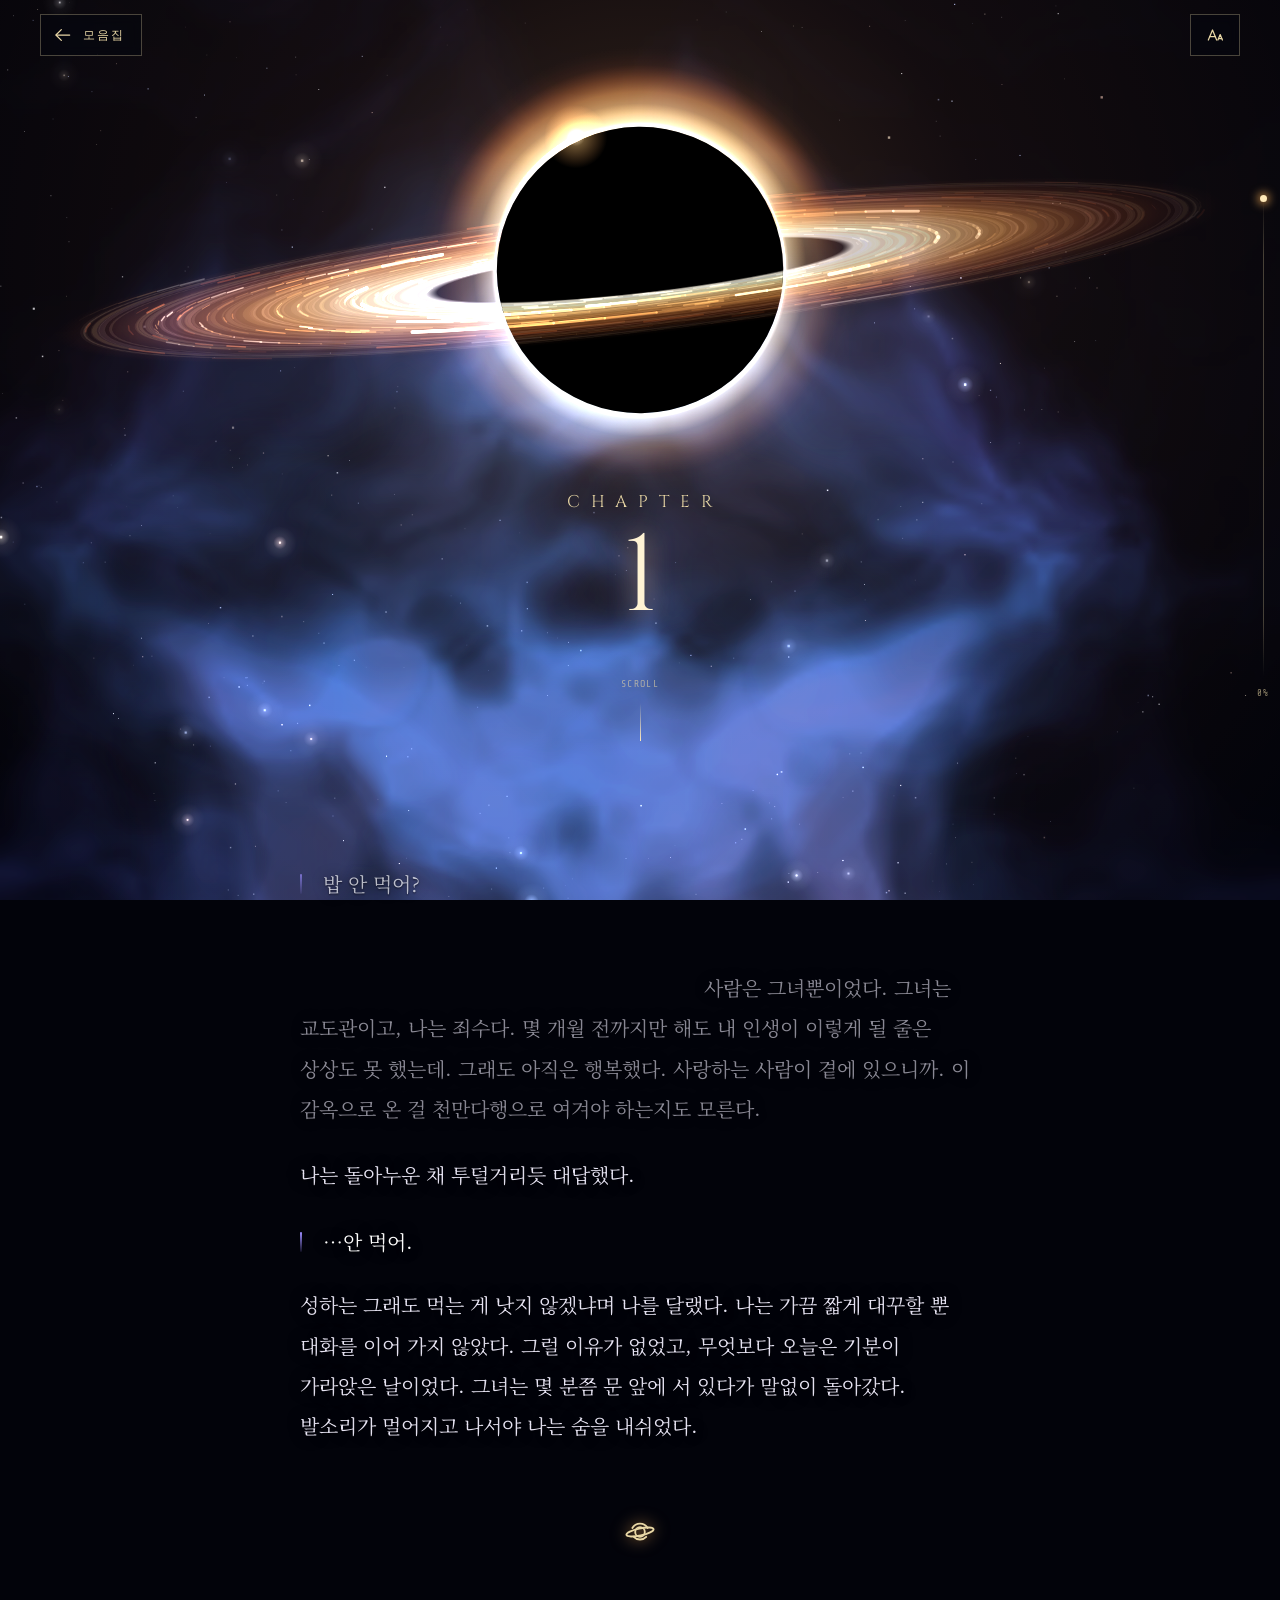
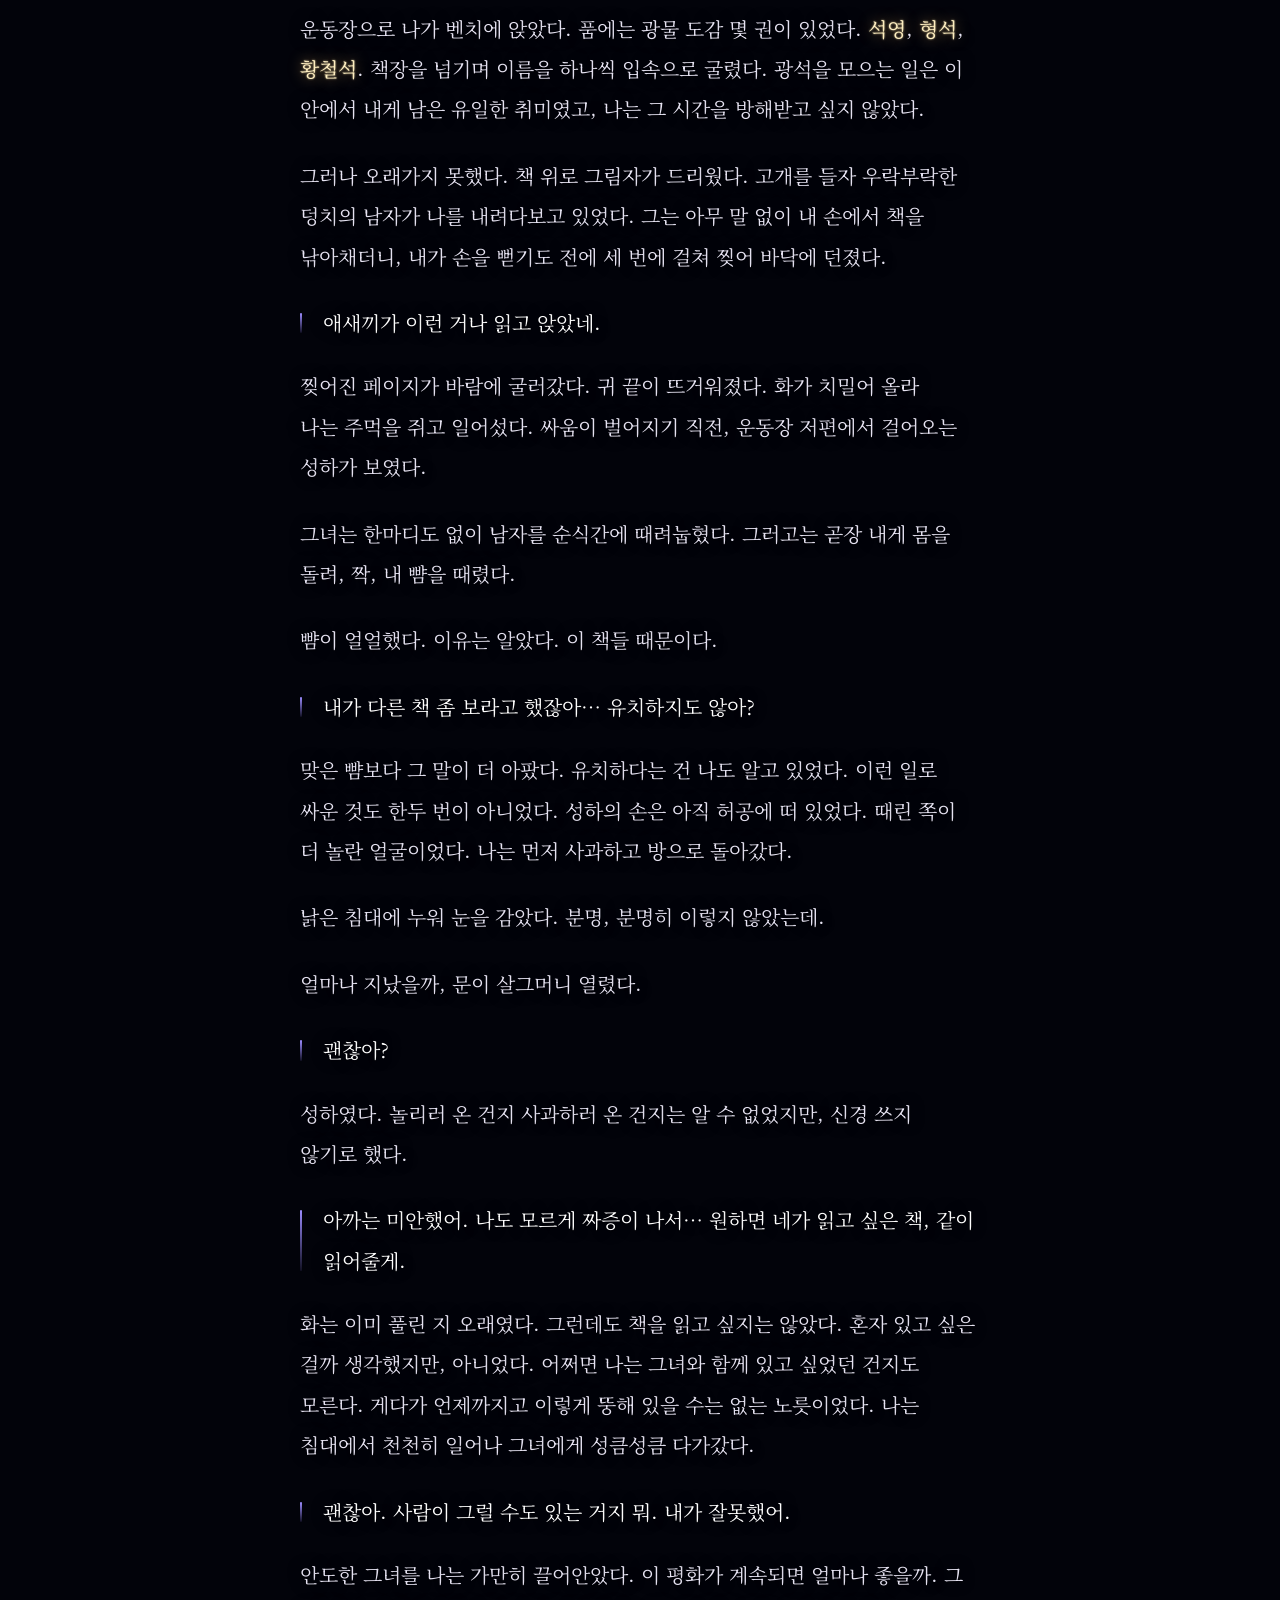
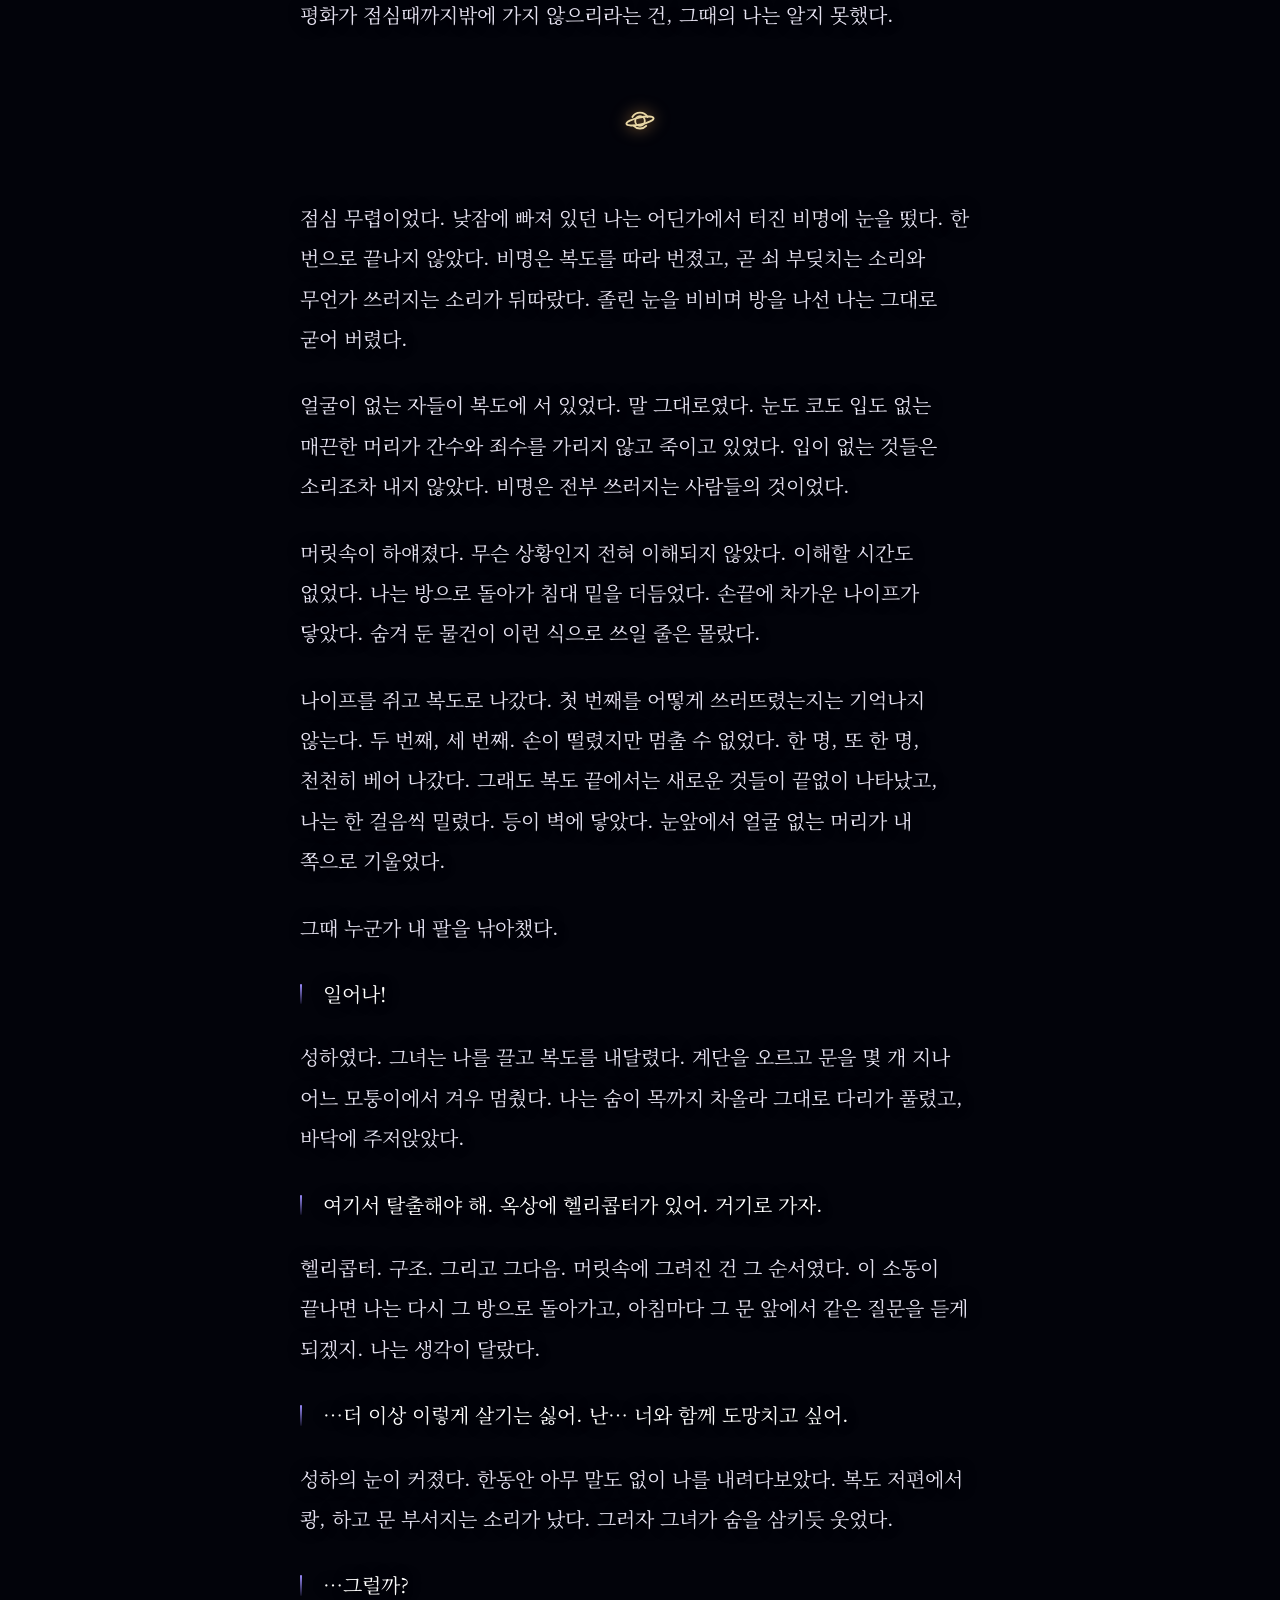
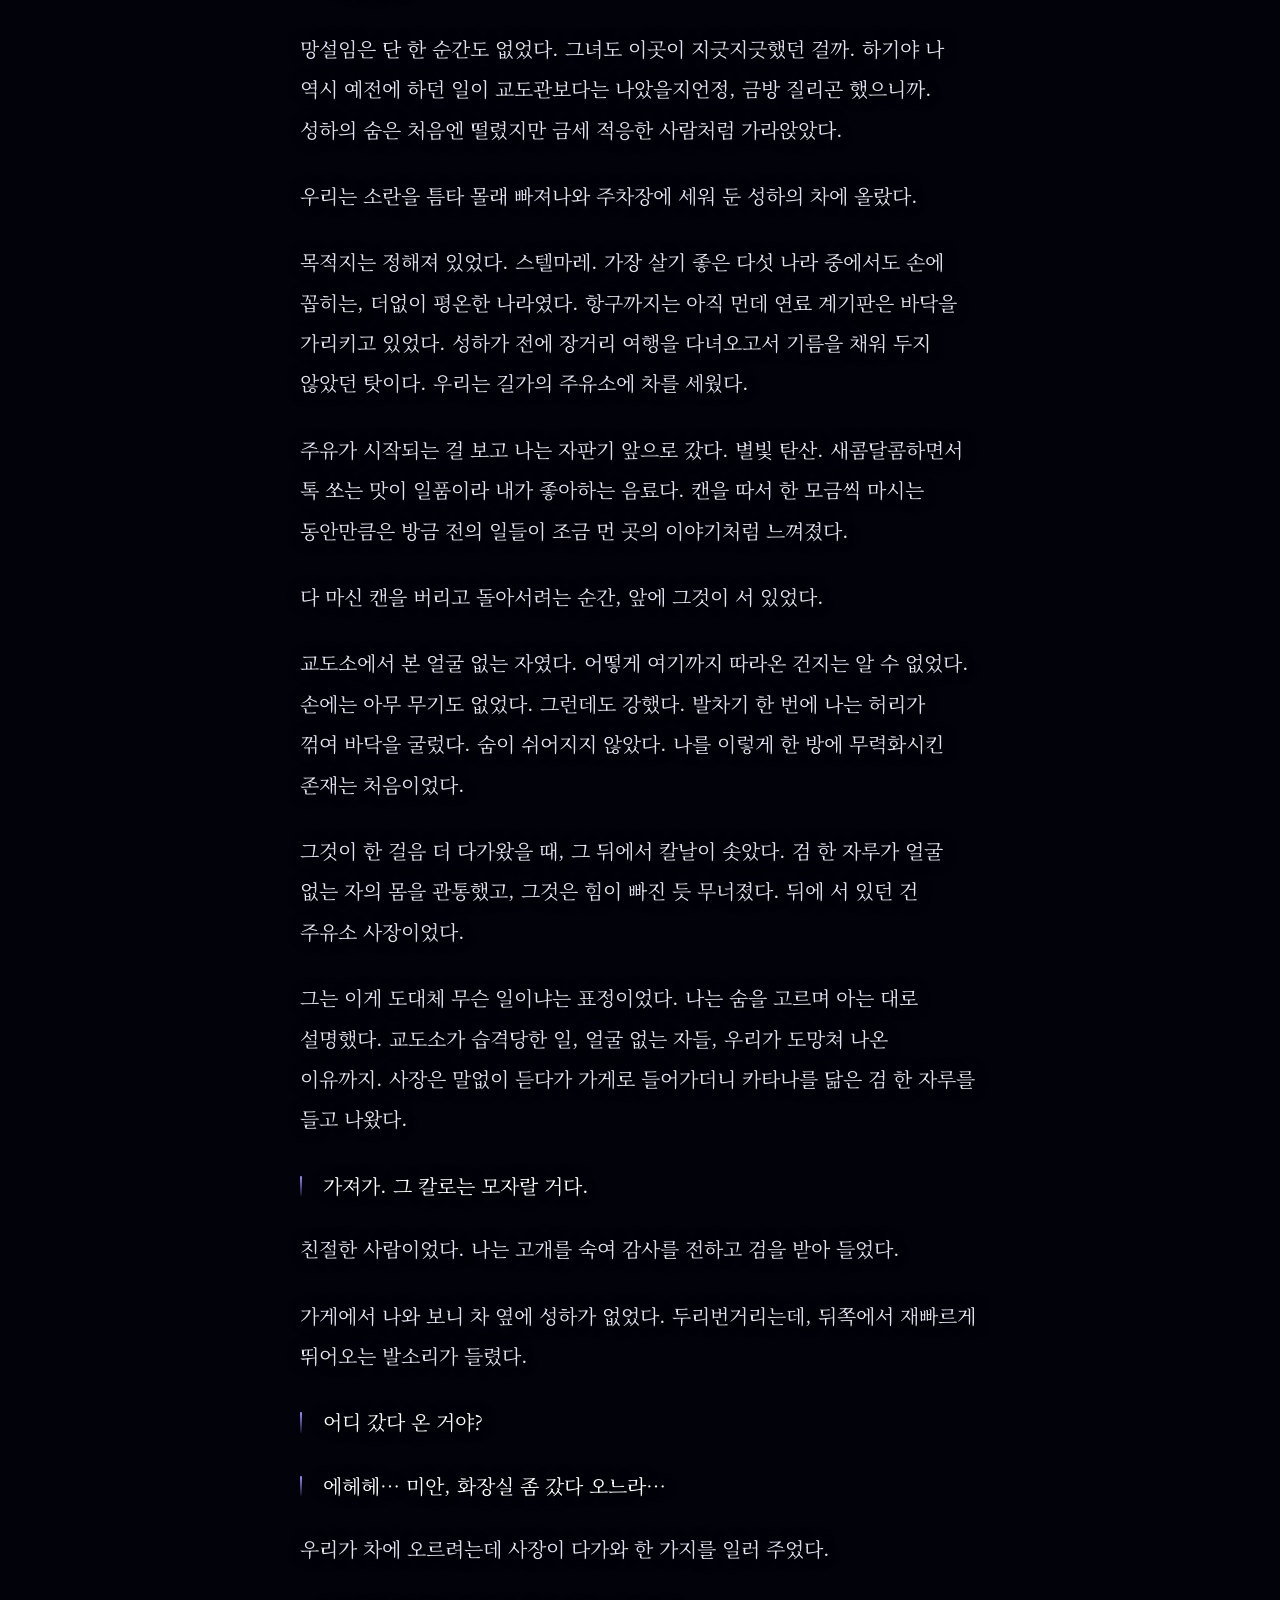
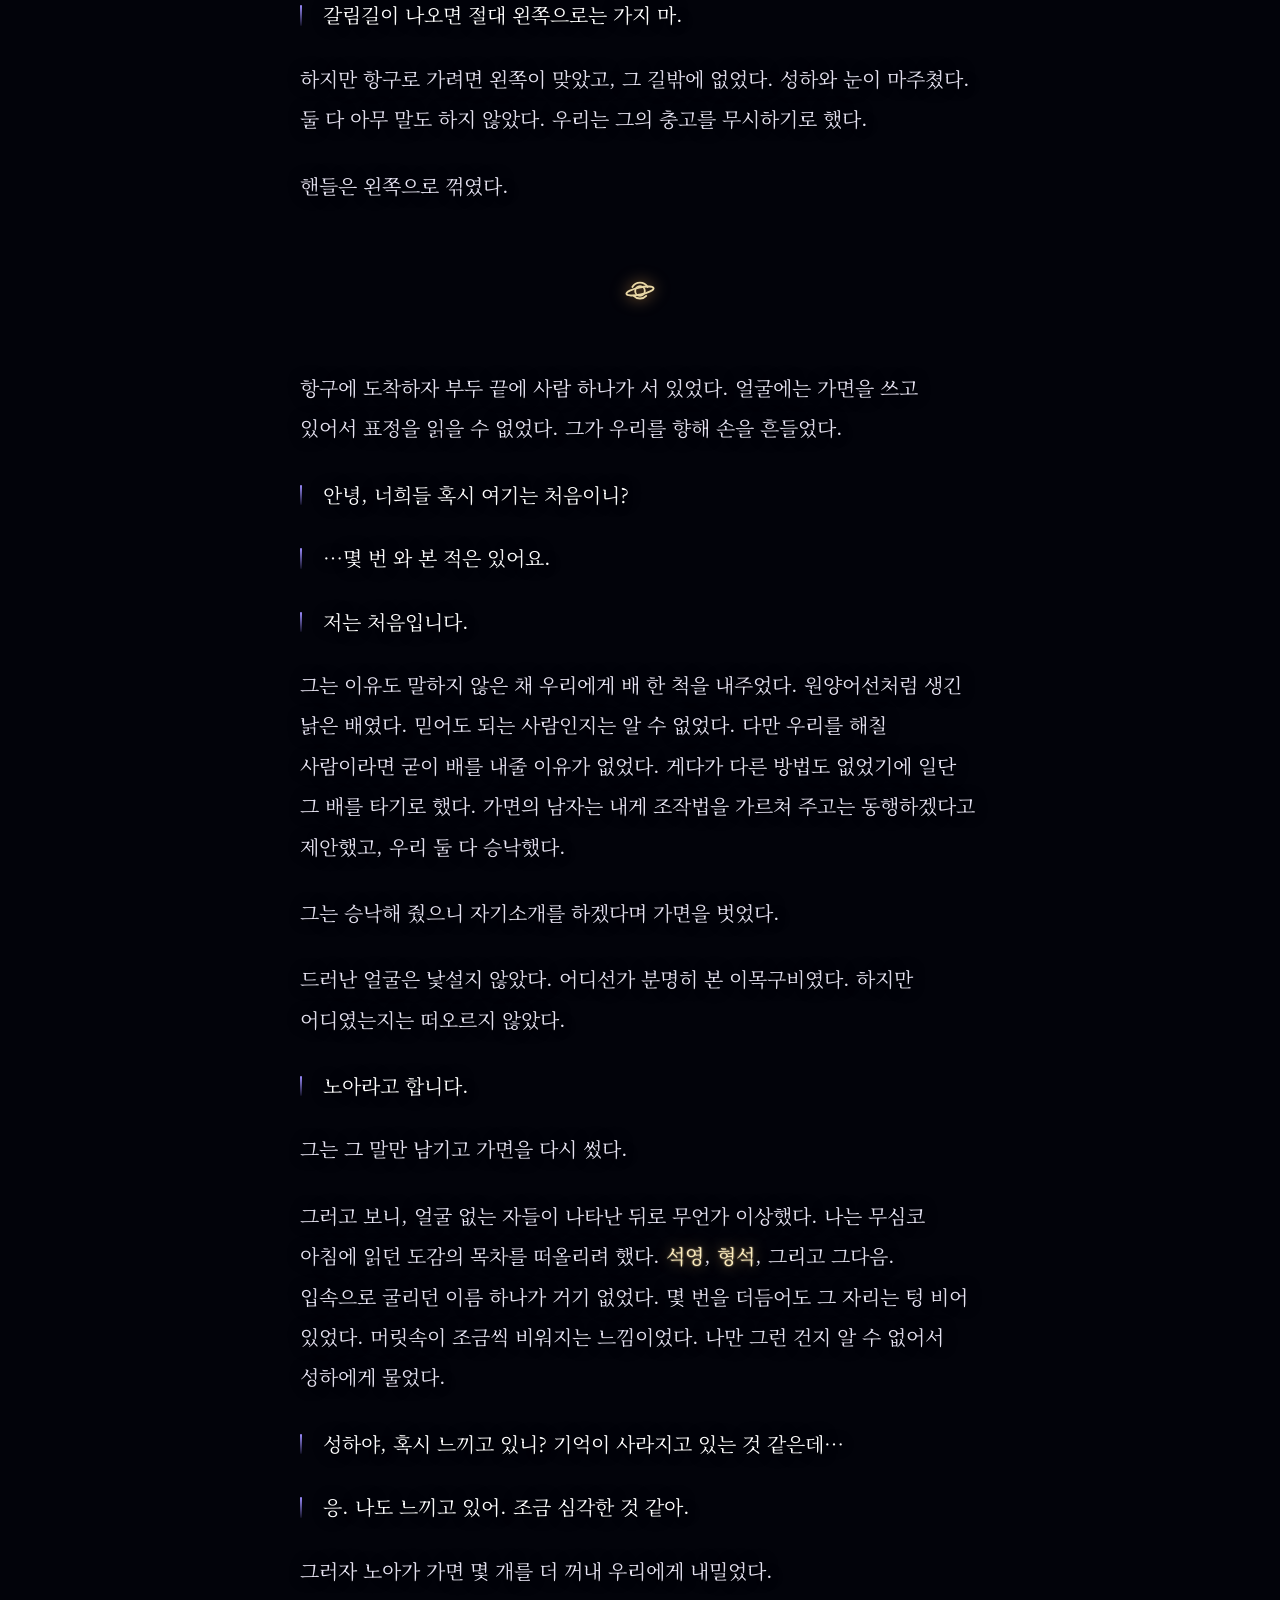
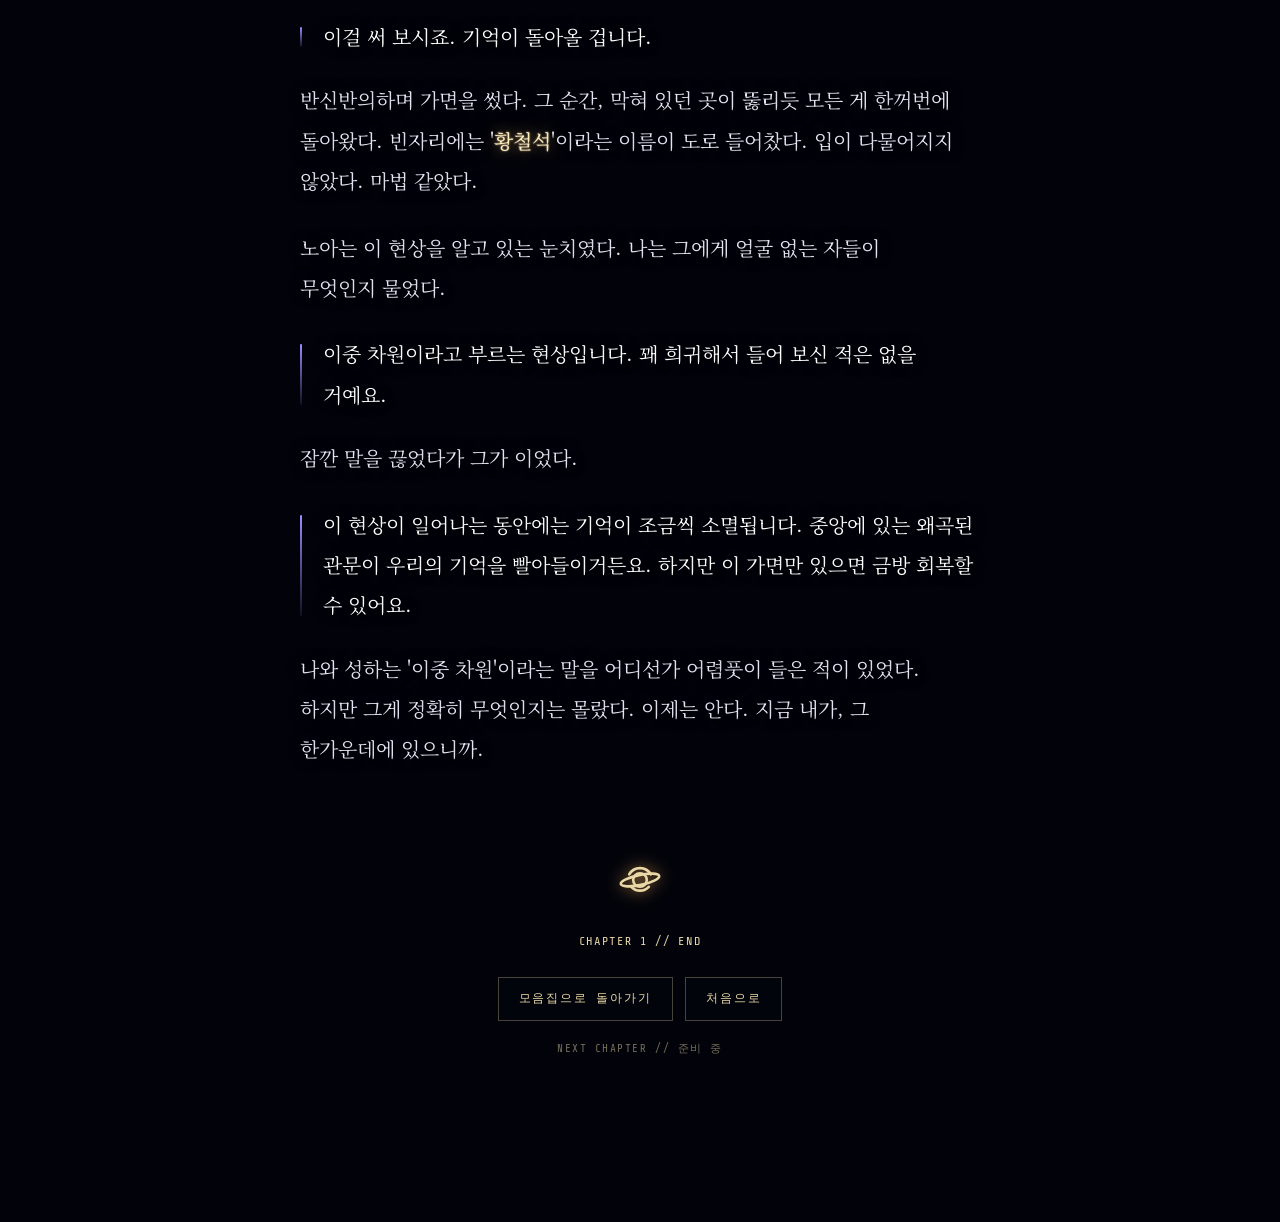
<file: novels/chosungseok/index.html>
<!doctype html>
<html lang="ko">
<head>
<meta charset="utf-8">
<meta name="viewport" content="width=device-width,initial-scale=1,viewport-fit=cover">
<meta name="color-scheme" content="dark">
<title>라시안컷 소설</title>
<style>html,body{margin:0;background:#02030a}</style>
<link rel="preconnect" href="https://fonts.googleapis.com"><link rel="preconnect" href="https://fonts.gstatic.com" crossorigin>
<link rel="stylesheet" href="https://fonts.googleapis.com/css2?family=Cinzel:wght@400;600&family=Noto+Serif+KR:wght@300;400;500&family=Share+Tech+Mono&display=swap">
<style>
/* 레이아웃: 고정된 우주 캔버스 위에 가운데 정렬된 한 줄짜리 본문 기둥. 위에서부터 오프너(챕터 표시) → 본문 → 끝맺음. 우주 한 가지 분위기로만 만든 페이지라 라이트/다크를 나누지 않는다. */
:root{
  --bg:#02030a; --ink:#E6E3F2; --ink-2:#B3B0CA; --say:#FFFFFF;
  --gold:#E9D8A6; --amber:#FFB45A; --lilac:#9C8CFF; --cyan:#6FD0FF;
  --line:rgba(233,216,166,.3); --glass:rgba(5,7,18,.78);
  --f-body:'Noto Serif KR','Nanum Myeongjo','Batang',serif;
  --f-disp:'Cinzel','Noto Serif KR','Batang',serif;
  --f-mono:'Share Tech Mono','D2Coding','Consolas',ui-monospace,monospace;
  --gut:clamp(18px,5vw,40px);
  --fs:clamp(17px,.5vw + 15.4px,20px); --fz:1;
  --ease:cubic-bezier(.2,.7,.2,1);
  --veil:0;
  color-scheme:dark;
}
*{box-sizing:border-box}
html{background:var(--bg);-webkit-text-size-adjust:100%;text-size-adjust:100%}
body{margin:0;background:var(--bg);color:var(--ink);font-family:var(--f-body);font-size:calc(var(--fs)*var(--fz));line-height:1.9;-webkit-font-smoothing:antialiased;-webkit-tap-highlight-color:transparent;overflow-x:hidden}
.mono{font-family:var(--f-mono);letter-spacing:.14em;text-transform:uppercase}
button{font:inherit;color:inherit;background:none;border:0;padding:0;cursor:pointer}
a{color:inherit;text-decoration:none}
:focus-visible{outline:2px solid var(--amber);outline-offset:3px}
[hidden]{display:none!important}

/* ---------- 배경 ---------- */
#space{position:fixed;inset:0;width:100%;height:100%;display:block;z-index:0;background:var(--bg)}
#veil{position:fixed;inset:0;z-index:1;pointer-events:none;opacity:var(--veil);
  background:radial-gradient(ellipse 62% 100% at 50% 50%,rgba(2,3,10,.5),rgba(2,3,10,.34) 60%,rgba(2,3,10,.12) 100%)}
.edge{position:fixed;left:0;right:0;z-index:3;pointer-events:none;opacity:var(--veil)}
.edge.t{top:0;height:calc(92px + env(safe-area-inset-top,0px));background:linear-gradient(rgba(2,3,10,.92),rgba(2,3,10,0))}
.edge.b{bottom:0;height:calc(120px + env(safe-area-inset-bottom,0px));background:linear-gradient(rgba(2,3,10,0),rgba(2,3,10,.9))}

/* ---------- HUD ---------- */
#hud{position:fixed;left:0;right:0;top:0;z-index:20;display:flex;justify-content:space-between;align-items:flex-start;gap:12px;padding:max(14px,env(safe-area-inset-top,0px)) var(--gut) 0;pointer-events:none}
#hud>*{pointer-events:auto}
.hb{display:inline-flex;align-items:center;gap:10px;min-height:42px;padding:0 16px 0 12px;border:1px solid var(--line);background:rgba(4,6,16,.55);color:var(--gold);font-family:var(--f-mono);font-size:12px;letter-spacing:.16em;text-transform:uppercase;backdrop-filter:blur(6px);-webkit-backdrop-filter:blur(6px);transition:border-color .25s,box-shadow .25s,color .25s}
.hb svg{width:20px;height:20px;fill:none;stroke:currentColor;stroke-width:1.5;stroke-linecap:round;stroke-linejoin:round}
.hb:hover{border-color:var(--amber);color:#fff2cf;box-shadow:0 0 22px rgba(255,180,90,.28)}
.hb.tool{padding:0 14px}
.hud-in{opacity:0;translate:0 24px}
body.live .hud-in{animation:rise .9s var(--ease) both}
body.live .hud-in.d2{animation-delay:.12s}

#panel{position:fixed;z-index:21;right:var(--gut);top:calc(max(14px,env(safe-area-inset-top,0px)) + 52px);width:min(310px,calc(100% - var(--gut)*2));padding:18px 18px 20px;border:1px solid var(--line);background:var(--glass);backdrop-filter:blur(12px);-webkit-backdrop-filter:blur(12px);display:none;flex-direction:column;gap:18px;box-shadow:0 18px 60px rgba(0,0,0,.55)}
#panel.show{display:flex;animation:rise .45s var(--ease) both}
#panel.hide{display:flex;animation:fall .35s ease-in both;pointer-events:none}
#panel h2{margin:0;font-weight:400;font-size:11px;color:var(--gold);opacity:.8}
.row{display:flex;flex-direction:column;gap:9px}
.row>label,.row>span.lb{font-family:var(--f-mono);font-size:11px;letter-spacing:.16em;text-transform:uppercase;color:var(--ink-2)}
.seg{display:flex;border:1px solid var(--line)}
.seg button{flex:1;min-height:38px;font-family:var(--f-mono);font-size:12px;letter-spacing:.1em;color:var(--ink-2);transition:background .2s,color .2s}
.seg button+button{border-left:1px solid var(--line)}
.seg button[aria-pressed="true"]{background:rgba(255,180,90,.16);color:#fff2cf;box-shadow:inset 0 -2px 0 var(--amber)}
.seg button:hover{color:#fff}
.stp{display:flex;align-items:center;border:1px solid var(--line)}
.stp button{width:44px;min-height:38px;font-family:var(--f-mono);font-size:16px;color:var(--gold)}
.stp output{flex:1;text-align:center;font-family:var(--f-mono);font-size:13px;letter-spacing:.1em}

#prog{position:fixed;z-index:15;right:max(10px,env(safe-area-inset-right,0px));top:22%;height:56%;width:14px;display:flex;flex-direction:column;align-items:center;pointer-events:none;opacity:0}
body.live #prog{animation:fadein 1.2s .6s both}
#prog .ln{position:relative;flex:1;width:1px;background:linear-gradient(transparent,rgba(233,216,166,.28) 12%,rgba(233,216,166,.28) 88%,transparent)}
#prog .ln i{position:absolute;left:50%;top:0;width:7px;height:7px;margin:-3.5px 0 0 -3.5px;border-radius:50%;background:#ffe9b8;box-shadow:0 0 10px 2px rgba(255,180,90,.8)}
#prog b{margin-top:8px;font-family:var(--f-mono);font-weight:400;font-size:9px;letter-spacing:.08em;color:rgba(233,216,166,.6)}

/* ---------- 본문 ---------- */
main{position:relative;z-index:2}
.opener{min-height:94svh;display:flex;flex-direction:column;align-items:center;justify-content:flex-start;gap:6px;padding:54svh var(--gut) 5svh;text-align:center}
.chk{font-family:var(--f-disp);font-size:clamp(13px,1.5vw,17px);letter-spacing:.62em;padding-left:.62em;color:var(--gold)}
.chn{font-family:var(--f-disp);font-weight:400;font-size:clamp(60px,9vw,108px);line-height:1;color:#fff3d4;text-shadow:0 0 26px rgba(255,180,90,.55),0 0 90px rgba(255,140,60,.28)}
.cue{margin-top:clamp(18px,4svh,40px);display:flex;flex-direction:column;align-items:center;gap:10px;font-size:10px;color:rgba(233,216,166,.62);opacity:0;transition:opacity .8s}
.cue.on{opacity:1}
.cue i{display:block;width:1px;height:38px;background:linear-gradient(rgba(233,216,166,0),#ffe9b8);transform-origin:top;animation:cue 2.2s ease-in-out infinite}
@keyframes cue{0%{transform:scaleY(0)}55%{transform:scaleY(1);opacity:1}100%{transform:scaleY(1);opacity:0}}

.chapter{width:min(34em,calc(100% - var(--gut)*2));margin:0 auto;padding-top:2svh}
.chapter+.chapter{margin-top:34svh}
.chhead{display:flex;flex-direction:column;align-items:center;gap:4px;margin:0 0 4.5em;text-align:center}
.chhead .chn{font-size:clamp(56px,9vw,100px)}
.p{margin:0 0 1.3em;line-height:2.02;word-break:keep-all;overflow-wrap:break-word;text-wrap:pretty;color:var(--ink);text-shadow:0 0 14px rgba(2,3,10,.95),0 1px 2px rgba(2,3,10,.9)}
.p.d{position:relative;margin-bottom:1.15em;padding-left:1.15em;color:var(--say)}
.p.d::before{content:"";position:absolute;left:0;top:.5em;bottom:.5em;width:2px;border-radius:2px;background:linear-gradient(var(--lilac),rgba(156,140,255,.1));transform:scaleY(0);transform-origin:top;transition:transform .9s var(--ease)}
.p.d.on::before{transform:scaleY(1)}
.w{white-space:nowrap}
.c{display:inline-block;opacity:0}
.on .c{animation:cin 1.05s var(--ease) both;animation-delay:calc(var(--i)*var(--st,16ms))}
@keyframes cin{
  0%{opacity:0;transform:translateY(.8em) scale(1.35);filter:blur(5px);color:#ffd08a;text-shadow:0 0 22px rgba(255,170,80,1),0 0 4px rgba(255,214,150,.9)}
  45%{opacity:1;transform:translateY(0) scale(1.06);filter:blur(0);color:#fff1cf;text-shadow:0 0 16px rgba(255,190,110,.85)}
  100%{opacity:1;transform:none;filter:none}
}
.c.g{color:#fff0c2;text-shadow:0 0 14px rgba(255,196,96,.6),0 0 2px rgba(255,236,190,.8)}
.fx-off .c{opacity:1!important;animation:none!important;transform:none!important;filter:none!important}

.orn{display:grid;place-items:center;margin:3.4em 0 3em;color:var(--gold);opacity:0;transform:translateY(26px);transition:opacity 1s var(--ease),transform 1s var(--ease)}
.orn.on{opacity:1;transform:none}
.orn svg{width:34px;height:34px;overflow:visible;fill:none;stroke:currentColor;stroke-width:1.3;stroke-linecap:round;filter:drop-shadow(0 0 8px rgba(255,180,90,.65))}
.orn svg .e{transform-origin:12px 12px;animation:spin 14s linear infinite}
.fx-off .orn,.fx-off .hud-in{opacity:1;transform:none;translate:0}
@keyframes spin{to{transform:rotate(360deg)}}

.end{width:min(34em,calc(100% - var(--gut)*2));margin:0 auto;padding:2em 0 calc(18svh + env(safe-area-inset-bottom,0px));display:flex;flex-direction:column;align-items:center;gap:18px;text-align:center;opacity:0;transform:translateY(26px);transition:opacity 1s var(--ease),transform 1s var(--ease)}
.end.on{opacity:1;transform:none}
.end .orn{opacity:1;transform:none;margin:1em 0 .4em}
.end .orn svg{width:48px;height:48px}
.endk{font-size:12px;color:var(--gold)}
.acts{display:flex;flex-wrap:wrap;justify-content:center;gap:12px;margin-top:6px}
.btn{display:inline-flex;align-items:center;gap:10px;min-height:44px;padding:0 20px;border:1px solid var(--line);background:rgba(4,6,16,.55);color:var(--gold);font-family:var(--f-mono);font-size:12px;letter-spacing:.16em;text-transform:uppercase;transition:border-color .25s,box-shadow .25s,color .25s}
.btn:hover{border-color:var(--amber);color:#fff2cf;box-shadow:0 0 22px rgba(255,180,90,.28)}
.nxt{font-size:11px;color:rgba(233,216,166,.5)}

/* ---------- 전환 막(연결 중) ---------- */
#gate{position:fixed;inset:0;z-index:200;display:none;place-items:center;background:var(--bg)}
#gate.show{display:grid}
#gate .box{display:flex;flex-direction:column;align-items:center;gap:16px;width:min(300px,76vw)}
#gate.in{animation:rise .6s var(--ease) both}
#gate.out{animation:fall .85s ease-in both;pointer-events:none}
#gate .ring{position:relative;width:clamp(116px,14vw,160px);aspect-ratio:1;display:grid;place-items:center}
#gate .ring svg.r{position:absolute;inset:0;width:100%;height:100%;overflow:visible;fill:none;stroke:#e9d8a6}
#gate .ring .a1{transform-origin:0 0;animation:spin 3.6s linear infinite}
#gate .ring .a2{transform-origin:0 0;animation:spin 6s linear infinite reverse}
#gate .ico{width:46%;height:46%;color:#ffd993;filter:drop-shadow(0 0 10px rgba(255,180,90,.8))}
#gate .ico svg{width:100%;height:100%;fill:none;stroke:currentColor;stroke-width:1.3;stroke-linecap:round;stroke-linejoin:round}
#gate .lab{font-size:12px;color:var(--gold)}
#gate .bar{width:100%;height:3px;background:rgba(233,216,166,.18);position:relative;overflow:hidden}
#gate .bar i{position:absolute;inset:0;background:var(--amber);transform-origin:left;transform:scaleX(0);box-shadow:0 0 12px var(--amber)}
#gate.show .bar i{animation:fillbar 1s cubic-bezier(.4,.1,.3,1) forwards}
@keyframes fillbar{to{transform:scaleX(1)}}

@keyframes rise{from{opacity:0;translate:0 34px}to{opacity:1;translate:0 0}}
@keyframes fall{from{opacity:1;translate:0 0}to{opacity:0;translate:0 34px}}
@keyframes fadein{from{opacity:0}to{opacity:1}}

@media (max-width:560px){
  #prog{display:none}
  .hb{padding:0 12px 0 10px;font-size:11px}
  .hb.tool{padding:0 11px}
  .p{line-height:1.96}
  #veil{background:rgba(2,3,10,.42)}
}
noscript .ns{position:relative;z-index:5;max-width:34em;margin:20vh auto;padding:0 var(--gut);color:var(--ink)}

/* ---------- 계속 움직이는 글자 효과 ---------- */
.p{transition:opacity .5s ease-out}
.opener .chn{animation:numglow 5.2s ease-in-out infinite,numfloat 7s ease-in-out infinite}
@keyframes numglow{0%,100%{text-shadow:0 0 22px rgba(255,180,90,.45),0 0 70px rgba(255,140,60,.2)}50%{text-shadow:0 0 34px rgba(255,190,110,.85),0 0 120px rgba(255,150,70,.42)}}
@keyframes numfloat{0%,100%{transform:translateY(0)}50%{transform:translateY(-5px)}}
.opener .chk{animation:kbreath 6s ease-in-out infinite}
@keyframes kbreath{0%,100%{letter-spacing:.62em}50%{letter-spacing:.7em}}
.c.g{animation:gemshine 5.5s ease-in-out infinite;animation-delay:calc(var(--i)*70ms + 1.6s)}
@keyframes gemshine{0%,70%,100%{color:#fff0c2;text-shadow:0 0 14px rgba(255,196,96,.6),0 0 2px rgba(255,236,190,.8)}82%{color:#ffffff;text-shadow:0 0 26px rgba(255,214,130,1),0 0 6px rgba(255,255,255,.95)}}
.on .c.g{animation:cin 1.05s var(--ease) both,gemshine 5.5s ease-in-out infinite;animation-delay:calc(var(--i)*var(--st,16ms)),calc(var(--i)*var(--st,16ms) + 1.6s)}
.p.d::after{content:"";position:absolute;left:0;top:.5em;width:2px;height:1.1em;border-radius:2px;background:linear-gradient(transparent,#fff,transparent);opacity:0}
.p.d.on::after{animation:barrun 4.6s ease-in-out infinite;animation-delay:1.4s}
@keyframes barrun{0%{opacity:0;transform:translateY(0)}12%{opacity:.95}60%{opacity:.95}78%,100%{opacity:0;transform:translateY(calc(100% + 1.2em))}}
.orn svg{animation:ornglow 4.4s ease-in-out infinite}
@keyframes ornglow{0%,100%{filter:drop-shadow(0 0 5px rgba(255,180,90,.45))}50%{filter:drop-shadow(0 0 15px rgba(255,190,110,.95))}}
.fx-off .opener .chn,.fx-off .opener .chk,.fx-off .c.g,.fx-off .p.d::after,.fx-off .orn svg{animation:none}

</style>
</head>
<body>
<canvas id="space" aria-hidden="true"></canvas>
<div id="veil" aria-hidden="true"></div>
<div class="edge t" aria-hidden="true"></div>
<div class="edge b" aria-hidden="true"></div>

<header id="hud">
  <a class="hb hud-in" id="btnBack" href="../../index.html" aria-label="소설 모음집으로 돌아가기">
    <svg viewBox="0 0 24 24" aria-hidden="true"><path d="M20 12H4"/><path d="M10 5.5L3.5 12 10 18.5"/></svg><span>모음집</span>
  </a>
  <button class="hb tool hud-in d2" id="btnTool" type="button" aria-expanded="false" aria-controls="panel" aria-label="읽기 설정">
    <svg viewBox="0 0 24 24" aria-hidden="true"><path d="M4 18L9 6l5 12"/><path d="M5.8 14h6.4"/><path d="M15.5 18l2.7-6.5 2.7 6.5"/><path d="M16.3 16.2h3.8"/></svg>
  </button>
</header>

<aside id="panel" aria-label="읽기 설정">
  <h2 class="mono">Reading // 읽기 설정</h2>
  <div class="row"><span class="lb">글자 크기</span>
    <div class="stp"><button id="szDown" type="button" aria-label="글자 작게">−</button><output id="szVal" aria-live="polite">100%</output><button id="szUp" type="button" aria-label="글자 크게">+</button></div></div>
  <div class="row"><span class="lb">글자 나타나는 속도</span>
    <div class="seg" id="segFx"><button type="button" data-v="off" aria-pressed="false">끔</button><button type="button" data-v="fast" aria-pressed="false">빠름</button><button type="button" data-v="normal" aria-pressed="true">보통</button><button type="button" data-v="slow" aria-pressed="false">느림</button></div></div>
  <div class="row"><span class="lb">우주 배경 움직임</span>
    <div class="seg" id="segBg"><button type="button" data-v="on" aria-pressed="true">켬</button><button type="button" data-v="off" aria-pressed="false">끔</button></div></div>
</aside>

<div id="prog" aria-hidden="true"><div class="ln"><i id="progDot"></i></div><b id="progPct">0%</b></div>

<main id="story"></main>
<noscript><div class="ns">이 소설은 자바스크립트가 켜져 있어야 읽을 수 있습니다.</div><style>#gate{display:none!important}</style></noscript>

<div id="gate" class="show" aria-hidden="true">
  <div class="box">
    <div class="ring">
      <svg class="r" viewBox="-100 -100 200 200"><circle r="78" opacity=".3"/><circle class="a1" r="90" stroke="#ffb45a" stroke-width="2" stroke-dasharray="46 34"/><circle class="a2" r="66" stroke="#c9a94c" stroke-width="1.4" stroke-dasharray="6 10"/></svg>
      <div class="ico"><svg viewBox="0 0 24 24"><circle cx="12" cy="12" r="3.4"/><ellipse cx="12" cy="12" rx="9.8" ry="2.5" transform="rotate(-12 12 12)"/><path d="M6.6 9.2a6.2 6.2 0 0 1 10.8 0"/><path d="M7.6 15.4a6 6 0 0 0 8.8 0"/></svg></div>
    </div>
    <div class="lab mono">Linking</div>
    <div class="bar"><i></i></div>
  </div>
</div>
<script>
const STORY = [{"n":1,"items":[{"t":"밥 안 먹어?","d":1,"mood":"calm"},{"t":"배가 고프지 않은 아침이었다. 문 너머의 목소리가 누구의 것인지는 보지 않아도 알았다. 이성하. 매일 아침 내 방 문을 두드리는 사람은 그녀뿐이었다. 그녀는 교도관이고, 나는 죄수다. 몇 개월 전까지만 해도 내 인생이 이렇게 될 줄은 상상도 못 했는데. 그래도 아직은 행복했다. 사랑하는 사람이 곁에 있으니까. 이 감옥으로 온 걸 천만다행으로 여겨야 하는지도 모른다."},{"t":"나는 돌아누운 채 투덜거리듯 대답했다."},{"t":"…안 먹어.","d":1},{"t":"성하는 그래도 먹는 게 낫지 않겠냐며 나를 달랬다. 나는 가끔 짧게 대꾸할 뿐 대화를 이어 가지 않았다. 그럴 이유가 없었고, 무엇보다 오늘은 기분이 가라앉은 날이었다. 그녀는 몇 분쯤 문 앞에 서 있다가 말없이 돌아갔다. 발소리가 멀어지고 나서야 나는 숨을 내쉬었다."},{"t":"운동장으로 나가 벤치에 앉았다. 품에는 광물 도감 몇 권이 있었다. 석영, 형석, 황철석. 책장을 넘기며 이름을 하나씩 입속으로 굴렸다. 광석을 모으는 일은 이 안에서 내게 남은 유일한 취미였고, 나는 그 시간을 방해받고 싶지 않았다.","brk":1},{"t":"그러나 오래가지 못했다. 책 위로 그림자가 드리웠다. 고개를 들자 우락부락한 덩치의 남자가 나를 내려다보고 있었다. 그는 아무 말 없이 내 손에서 책을 낚아채더니, 내가 손을 뻗기도 전에 세 번에 걸쳐 찢어 바닥에 던졌다."},{"t":"애새끼가 이런 거나 읽고 앉았네.","d":1},{"t":"찢어진 페이지가 바람에 굴러갔다. 귀 끝이 뜨거워졌다. 화가 치밀어 올라 나는 주먹을 쥐고 일어섰다. 싸움이 벌어지기 직전, 운동장 저편에서 걸어오는 성하가 보였다."},{"t":"그녀는 한마디도 없이 남자를 순식간에 때려눕혔다. 그러고는 곧장 내게 몸을 돌려, 짝, 내 뺨을 때렸다."},{"t":"뺨이 얼얼했다. 이유는 알았다. 이 책들 때문이다."},{"t":"내가 다른 책 좀 보라고 했잖아… 유치하지도 않아?","d":1},{"t":"맞은 뺨보다 그 말이 더 아팠다. 유치하다는 건 나도 알고 있었다. 이런 일로 싸운 것도 한두 번이 아니었다. 성하의 손은 아직 허공에 떠 있었다. 때린 쪽이 더 놀란 얼굴이었다. 나는 먼저 사과하고 방으로 돌아갔다."},{"t":"낡은 침대에 누워 눈을 감았다. 분명, 분명히 이렇지 않았는데."},{"t":"얼마나 지났을까, 문이 살그머니 열렸다."},{"t":"괜찮아?","d":1},{"t":"성하였다. 놀리러 온 건지 사과하러 온 건지는 알 수 없었지만, 신경 쓰지 않기로 했다."},{"t":"아까는 미안했어. 나도 모르게 짜증이 나서… 원하면 네가 읽고 싶은 책, 같이 읽어줄게.","d":1},{"t":"화는 이미 풀린 지 오래였다. 그런데도 책을 읽고 싶지는 않았다. 혼자 있고 싶은 걸까 생각했지만, 아니었다. 어쩌면 나는 그녀와 함께 있고 싶었던 건지도 모른다. 게다가 언제까지고 이렇게 뚱해 있을 수는 없는 노릇이었다. 나는 침대에서 천천히 일어나 그녀에게 성큼성큼 다가갔다."},{"t":"괜찮아. 사람이 그럴 수도 있는 거지 뭐. 내가 잘못했어.","d":1},{"t":"안도한 그녀를 나는 가만히 끌어안았다. 이 평화가 계속되면 얼마나 좋을까. 그 평화가 점심때까지밖에 가지 않으리라는 건, 그때의 나는 알지 못했다."},{"t":"점심 무렵이었다. 낮잠에 빠져 있던 나는 어딘가에서 터진 비명에 눈을 떴다. 한 번으로 끝나지 않았다. 비명은 복도를 따라 번졌고, 곧 쇠 부딪치는 소리와 무언가 쓰러지는 소리가 뒤따랐다. 졸린 눈을 비비며 방을 나선 나는 그대로 굳어 버렸다.","brk":1,"mood":"dread"},{"t":"얼굴이 없는 자들이 복도에 서 있었다. 말 그대로였다. 눈도 코도 입도 없는 매끈한 머리가 간수와 죄수를 가리지 않고 죽이고 있었다. 입이 없는 것들은 소리조차 내지 않았다. 비명은 전부 쓰러지는 사람들의 것이었다."},{"t":"머릿속이 하얘졌다. 무슨 상황인지 전혀 이해되지 않았다. 이해할 시간도 없었다. 나는 방으로 돌아가 침대 밑을 더듬었다. 손끝에 차가운 나이프가 닿았다. 숨겨 둔 물건이 이런 식으로 쓰일 줄은 몰랐다."},{"t":"나이프를 쥐고 복도로 나갔다. 첫 번째를 어떻게 쓰러뜨렸는지는 기억나지 않는다. 두 번째, 세 번째. 손이 떨렸지만 멈출 수 없었다. 한 명, 또 한 명, 천천히 베어 나갔다. 그래도 복도 끝에서는 새로운 것들이 끝없이 나타났고, 나는 한 걸음씩 밀렸다. 등이 벽에 닿았다. 눈앞에서 얼굴 없는 머리가 내 쪽으로 기울었다."},{"t":"그때 누군가 내 팔을 낚아챘다."},{"t":"일어나!","d":1},{"t":"성하였다. 그녀는 나를 끌고 복도를 내달렸다. 계단을 오르고 문을 몇 개 지나 어느 모퉁이에서 겨우 멈췄다. 나는 숨이 목까지 차올라 그대로 다리가 풀렸고, 바닥에 주저앉았다."},{"t":"여기서 탈출해야 해. 옥상에 헬리콥터가 있어. 거기로 가자.","d":1},{"t":"헬리콥터. 구조. 그리고 그다음. 머릿속에 그려진 건 그 순서였다. 이 소동이 끝나면 나는 다시 그 방으로 돌아가고, 아침마다 그 문 앞에서 같은 질문을 듣게 되겠지. 나는 생각이 달랐다."},{"t":"…더 이상 이렇게 살기는 싫어. 난… 너와 함께 도망치고 싶어.","d":1},{"t":"성하의 눈이 커졌다. 한동안 아무 말도 없이 나를 내려다보았다. 복도 저편에서 쾅, 하고 문 부서지는 소리가 났다. 그러자 그녀가 숨을 삼키듯 웃었다."},{"t":"…그럴까?","d":1},{"t":"망설임은 단 한 순간도 없었다. 그녀도 이곳이 지긋지긋했던 걸까. 하기야 나 역시 예전에 하던 일이 교도관보다는 나았을지언정, 금방 질리곤 했으니까. 성하의 숨은 처음엔 떨렸지만 금세 적응한 사람처럼 가라앉았다."},{"t":"우리는 소란을 틈타 몰래 빠져나와 주차장에 세워 둔 성하의 차에 올랐다."},{"t":"목적지는 정해져 있었다. 스텔마레. 가장 살기 좋은 다섯 나라 중에서도 손에 꼽히는, 더없이 평온한 나라였다. 항구까지는 아직 먼데 연료 계기판은 바닥을 가리키고 있었다. 성하가 전에 장거리 여행을 다녀오고서 기름을 채워 두지 않았던 탓이다. 우리는 길가의 주유소에 차를 세웠다."},{"t":"주유가 시작되는 걸 보고 나는 자판기 앞으로 갔다. 별빛 탄산. 새콤달콤하면서 톡 쏘는 맛이 일품이라 내가 좋아하는 음료다. 캔을 따서 한 모금씩 마시는 동안만큼은 방금 전의 일들이 조금 먼 곳의 이야기처럼 느껴졌다."},{"t":"다 마신 캔을 버리고 돌아서려는 순간, 앞에 그것이 서 있었다."},{"t":"교도소에서 본 얼굴 없는 자였다. 어떻게 여기까지 따라온 건지는 알 수 없었다. 손에는 아무 무기도 없었다. 그런데도 강했다. 발차기 한 번에 나는 허리가 꺾여 바닥을 굴렀다. 숨이 쉬어지지 않았다. 나를 이렇게 한 방에 무력화시킨 존재는 처음이었다."},{"t":"그것이 한 걸음 더 다가왔을 때, 그 뒤에서 칼날이 솟았다. 검 한 자루가 얼굴 없는 자의 몸을 관통했고, 그것은 힘이 빠진 듯 무너졌다. 뒤에 서 있던 건 주유소 사장이었다."},{"t":"그는 이게 도대체 무슨 일이냐는 표정이었다. 나는 숨을 고르며 아는 대로 설명했다. 교도소가 습격당한 일, 얼굴 없는 자들, 우리가 도망쳐 나온 이유까지. 사장은 말없이 듣다가 가게로 들어가더니 카타나를 닮은 검 한 자루를 들고 나왔다."},{"t":"가져가. 그 칼로는 모자랄 거다.","d":1},{"t":"친절한 사람이었다. 나는 고개를 숙여 감사를 전하고 검을 받아 들었다."},{"t":"가게에서 나와 보니 차 옆에 성하가 없었다. 두리번거리는데, 뒤쪽에서 재빠르게 뛰어오는 발소리가 들렸다."},{"t":"어디 갔다 온 거야?","d":1},{"t":"에헤헤… 미안, 화장실 좀 갔다 오느라…","d":1},{"t":"우리가 차에 오르려는데 사장이 다가와 한 가지를 일러 주었다."},{"t":"갈림길이 나오면 절대 왼쪽으로는 가지 마.","d":1},{"t":"하지만 항구로 가려면 왼쪽이 맞았고, 그 길밖에 없었다. 성하와 눈이 마주쳤다. 둘 다 아무 말도 하지 않았다. 우리는 그의 충고를 무시하기로 했다."},{"t":"핸들은 왼쪽으로 꺾였다."},{"t":"항구에 도착하자 부두 끝에 사람 하나가 서 있었다. 얼굴에는 가면을 쓰고 있어서 표정을 읽을 수 없었다. 그가 우리를 향해 손을 흔들었다.","brk":1,"mood":"sea"},{"t":"안녕, 너희들 혹시 여기는 처음이니?","d":1},{"t":"…몇 번 와 본 적은 있어요.","d":1},{"t":"저는 처음입니다.","d":1},{"t":"그는 이유도 말하지 않은 채 우리에게 배 한 척을 내주었다. 원양어선처럼 생긴 낡은 배였다. 믿어도 되는 사람인지는 알 수 없었다. 다만 우리를 해칠 사람이라면 굳이 배를 내줄 이유가 없었다. 게다가 다른 방법도 없었기에 일단 그 배를 타기로 했다. 가면의 남자는 내게 조작법을 가르쳐 주고는 동행하겠다고 제안했고, 우리 둘 다 승낙했다."},{"t":"그는 승낙해 줬으니 자기소개를 하겠다며 가면을 벗었다."},{"t":"드러난 얼굴은 낯설지 않았다. 어디선가 분명히 본 이목구비였다. 하지만 어디였는지는 떠오르지 않았다."},{"t":"노아라고 합니다.","d":1},{"t":"그는 그 말만 남기고 가면을 다시 썼다."},{"t":"그러고 보니, 얼굴 없는 자들이 나타난 뒤로 무언가 이상했다. 나는 무심코 아침에 읽던 도감의 목차를 떠올리려 했다. 석영, 형석, 그리고 그다음. 입속으로 굴리던 이름 하나가 거기 없었다. 몇 번을 더듬어도 그 자리는 텅 비어 있었다. 머릿속이 조금씩 비워지는 느낌이었다. 나만 그런 건지 알 수 없어서 성하에게 물었다.","mood":"gate"},{"t":"성하야, 혹시 느끼고 있니? 기억이 사라지고 있는 것 같은데…","d":1},{"t":"응. 나도 느끼고 있어. 조금 심각한 것 같아.","d":1},{"t":"그러자 노아가 가면 몇 개를 더 꺼내 우리에게 내밀었다."},{"t":"이걸 써 보시죠. 기억이 돌아올 겁니다.","d":1},{"t":"반신반의하며 가면을 썼다. 그 순간, 막혀 있던 곳이 뚫리듯 모든 게 한꺼번에 돌아왔다. 빈자리에는 '황철석'이라는 이름이 도로 들어찼다. 입이 다물어지지 않았다. 마법 같았다."},{"t":"노아는 이 현상을 알고 있는 눈치였다. 나는 그에게 얼굴 없는 자들이 무엇인지 물었다."},{"t":"이중 차원이라고 부르는 현상입니다. 꽤 희귀해서 들어 보신 적은 없을 거예요.","d":1},{"t":"잠깐 말을 끊었다가 그가 이었다."},{"t":"이 현상이 일어나는 동안에는 기억이 조금씩 소멸됩니다. 중앙에 있는 왜곡된 관문이 우리의 기억을 빨아들이거든요. 하지만 이 가면만 있으면 금방 회복할 수 있어요.","d":1},{"t":"나와 성하는 '이중 차원'이라는 말을 어디선가 어렴풋이 들은 적이 있었다. 하지만 그게 정확히 무엇인지는 몰랐다. 이제는 안다. 지금 내가, 그 한가운데에 있으니까."}]}];
(() => {
'use strict';
addEventListener('error', () => { const g = document.getElementById('gate'); if (g) g.className = ''; document.body.classList.add('live'); });
const $ = (s, r = document) => r.querySelector(s);
const $$ = (s, r = document) => [...r.querySelectorAll(s)];
const clamp = (v, a, b) => Math.min(b, Math.max(a, v));
const lerp = (a, b, t) => a + (b - a) * t;
const smooth = (a, b, v) => { const t = clamp((v - a) / (b - a), 0, 1); return t * t * (3 - 2 * t); };
const mulberry = a => () => { a |= 0; a = a + 0x6D2B79F5 | 0; let t = Math.imul(a ^ a >>> 15, 1 | a); t = t + Math.imul(t ^ t >>> 7, 61 | t) ^ t; return ((t ^ t >>> 14) >>> 0) / 4294967296; };

/* ==========================================================================
   설정 (이 기기에만 저장). 모음집에서 '애니메이션 끔'을 골랐다면 그 값도 따른다.
   ========================================================================== */
const KEY = 'rsc.novel.';
const store = {
  get(k, d) { try { const v = localStorage.getItem(KEY + k); return v === null ? d : JSON.parse(v); } catch (e) { return d; } },
  set(k, v) { try { localStorage.setItem(KEY + k, JSON.stringify(v)); } catch (e) {} },
};
let siteMotion = 'slow';
try { const v = localStorage.getItem('rsc.motion'); if (v) siteMotion = JSON.parse(v); } catch (e) {}
const HARD_OFF = siteMotion === 'off'; // 모음집과 같은 규칙: 기기의 '모션 줄이기' 설정과 상관없이 사용자가 고른 값만 따른다
const STEP = { fast: [9, 1100], normal: [20, 2300], slow: [36, 3600] };
const cfg = {
  size: clamp(+store.get('size', 100) || 100, 85, 140),
  fx: HARD_OFF ? 'off' : (['off', 'fast', 'normal', 'slow'].includes(store.get('fx', 'normal')) ? store.get('fx', 'normal') : 'normal'),
  bg: HARD_OFF ? 'off' : (store.get('bg', 'on') === 'off' ? 'off' : 'on'),
};
function applyCfg() {
  document.documentElement.style.setProperty('--fz', (cfg.size / 100).toFixed(2));
  document.body.classList.toggle('fx-off', cfg.fx === 'off');
}

/* ==========================================================================
   본문 렌더링 — 글자마다 올라오며 나타나도록 span으로 쪼갠다
   ========================================================================== */
const ICON_HOLE = '<svg viewBox="0 0 24 24" aria-hidden="true"><circle cx="12" cy="12" r="3.4"/><g class="e"><ellipse cx="12" cy="12" rx="9.8" ry="2.5" transform="rotate(-12 12 12)"/></g><path d="M6.6 9.2a6.2 6.2 0 0 1 10.8 0"/><path d="M7.6 15.4a6 6 0 0 0 8.8 0"/></svg>';
const esc = s => s.replace(/&/g, '&amp;').replace(/</g, '&lt;').replace(/>/g, '&gt;');
function splitChars(text, startIdx = 0) {
  const gem = new Set(); const re = /석영|형석|황철석/g; let m;
  while ((m = re.exec(text))) for (let k = m.index; k < m.index + m[0].length; k++) gem.add(k);
  let html = '', n = startIdx, pos = 0;
  text.split(' ').forEach((word, wi) => {
    if (wi) { html += ' '; pos++; }
    let w = '';
    for (const ch of word) { w += '<span class="c' + (gem.has(pos) ? ' g' : '') + '" style="--i:' + (n++) + '">' + esc(ch) + '</span>'; pos += ch.length; }
    html += '<span class="w">' + w + '</span>';
  });
  return { html, count: n - startIdx };
}
const reveal = []; // 아직 나타나지 않은 요소들(위에서부터 순서대로)
function renderStory() {
  const root = $('#story'); root.innerHTML = '';
  STORY.forEach((ch, ci) => {
    const first = ci === 0;
    if (first) {
      const op = document.createElement('section'); op.className = 'opener'; op.id = 'opener';
      op.innerHTML = '<div class="chk"></div><div class="chn"></div><div class="cue mono" id="cue"><span>Scroll</span><i></i></div>';
      root.appendChild(op);
      const k = splitChars('CHAPTER'), n = splitChars(String(ch.n));
      $('.chk', op).innerHTML = k.html; $('.chn', op).innerHTML = n.html;
          }
    const sec = document.createElement('article'); sec.className = 'chapter'; sec.dataset.n = ch.n;
    if (!first) {
      const hd = document.createElement('header'); hd.className = 'chhead';
      const k = splitChars('CHAPTER'), n = splitChars(String(ch.n));
      hd.innerHTML = '<div class="chk">' + k.html + '</div><div class="chn">' + n.html + '</div>'; hd.dataset.len = k.count + n.count;
      sec.appendChild(hd); reveal.push({ el: hd, kind: 'text', len: k.count + n.count });
    }
    ch.items.forEach(p => {
      if (p.brk) { const o = document.createElement('div'); o.className = 'orn'; o.setAttribute('aria-hidden', 'true'); o.innerHTML = ICON_HOLE; sec.appendChild(o); reveal.push({ el: o, kind: 'plain' }); }
      const el = document.createElement('p'); el.className = 'p' + (p.d ? ' d' : '');
      const s = splitChars(p.t); el.innerHTML = s.html;
      if (p.mood) el.dataset.mood = p.mood;
      sec.appendChild(el); reveal.push({ el, kind: 'text', len: s.count });
    });
    root.appendChild(sec);
  });
  const end = document.createElement('footer'); end.className = 'end'; end.id = 'end';
  end.innerHTML = '<div class="orn big" aria-hidden="true">' + ICON_HOLE + '</div><div class="endk mono">Chapter ' + STORY[STORY.length - 1].n + ' // End</div>' +
    '<div class="acts"><a class="btn" id="endBack" href="../../index.html">모음집으로 돌아가기</a><button class="btn" id="toTop" type="button">처음으로</button></div>' +
    '<div class="nxt mono">Next chapter // 준비 중</div>';
  root.appendChild(end); reveal.push({ el: end, kind: 'plain' });
  $('#toTop').addEventListener('click', () => window.scrollTo({ top: 0, behavior: cfg.fx === 'off' ? 'auto' : 'smooth' }));
}
function showEl(r, instant) {
  const el = r.el;
  if (r.kind === 'text' && !instant && cfg.fx !== 'off') {
    const [base, cap] = STEP[cfg.fx] || STEP.normal;
    el.style.setProperty('--st', Math.min(base, cap / Math.max(1, r.len)).toFixed(2) + 'ms');
  } else if (r.kind === 'text') el.style.setProperty('--st', '0ms');
  el.classList.add('on');
  if (instant) el.style.transition = 'none';
}
/* 화면 가운데에 가까운 문단은 또렷하게, 위아래로 멀어질수록 은은하게 가라앉는다 */
let pEls = [];
function focusText() {
  if (!pEls.length) pEls = $$('.p');
  const vh = innerHeight, mid = vh * .5, off = cfg.fx === 'off';
  for (const el of pEls) {
    const b = el.getBoundingClientRect();
    if (b.bottom < -80 || b.top > vh + 80) { if (el._f !== 1) { el.style.opacity = ''; el._f = 1; } continue; }
    const d = (mid >= b.top && mid <= b.bottom) ? 0 : Math.min(Math.abs(b.top - mid), Math.abs(b.bottom - mid)) / (vh * .62);
    const f = off ? 1 : +(1 - .45 * smooth(.3, 1, d)).toFixed(2);
    if (el._f !== f) { el._f = f; el.style.opacity = f === 1 ? '' : f; }
  }
}
function sweep() {
  const vh = innerHeight;
  while (reveal.length) {
    const r = reveal[0], b = r.el.getBoundingClientRect();
    if (b.bottom < 0) { showEl(r, true); reveal.shift(); continue; }       // 이미 지나간 곳은 바로 보이게
    if (b.top < vh * 0.86) { showEl(r, false); reveal.shift(); continue; }  // 화면 아래쪽에 들어오면 글자가 올라오며 나타남
    break;
  }
}

/* ==========================================================================
   우주: 성운 + 별 + 블랙홀 (캔버스 한 장)
   ========================================================================== */
const Space = (() => {
  const cv = $('#space'), cx = cv.getContext('2d', { alpha: false });
  let lastVeil = '', W = 0, H = 0, DPR = 1, ready = false, igniteAt = -1, lastT = 0, running = false, raf = 0;
  const rnd = mulberry(20260930);
  const mouse = { x: 0, y: 0, tx: 0, ty: 0 };

  /* ---- 성운(값 노이즈 두 겹 + 도메인 워핑) : 팔레트 3개를 한 번만 그려 두고 분위기에 따라 섞는다 ---- */
  const hash2 = (ix, iy, s) => { let h = Math.imul(ix, 374761393) + Math.imul(iy, 668265263) + Math.imul(s, 1442695041) | 0; h = Math.imul(h ^ h >>> 13, 1274126177); h ^= h >>> 16; return (h >>> 0) / 4294967296; };
  const vnoise = (x, y, s) => {
    const ix = Math.floor(x), iy = Math.floor(y), fx = x - ix, fy = y - iy;
    const u = fx * fx * fx * (fx * (fx * 6 - 15) + 10), v = fy * fy * fy * (fy * (fy * 6 - 15) + 10);
    const a = hash2(ix, iy, s), b = hash2(ix + 1, iy, s), c = hash2(ix, iy + 1, s), d = hash2(ix + 1, iy + 1, s);
    return a + (b - a) * u + (c - a) * v + (a - b - c + d) * u * v;
  };
  const fbm = (x, y, oct, s) => { let v = 0, a = .5, f = 1; for (let i = 0; i < oct; i++) { v += a * vnoise(x * f, y * f, s + i * 17); f *= 2.03; a *= .5; } return v; };
  const PAL = [
    [[22, 16, 84], [70, 46, 172], [46, 112, 216], [228, 112, 172]],   // 차분한 보라·푸른빛
    [[8, 38, 76], [16, 100, 142], [46, 178, 198], [194, 246, 236]],   // 바다: 청록
    [[58, 8, 22], [150, 24, 48], [226, 84, 56], [255, 198, 130]],     // 불길함: 붉은빛
  ];
  const ramp = (st, t) => { const f = clamp(t, 0, .9999) * 3, i = Math.floor(f), u = f - i, a = st[i], b = st[i + 1]; return [a[0] + (b[0] - a[0]) * u, a[1] + (b[1] - a[1]) * u, a[2] + (b[2] - a[2]) * u]; };
  let neb = [];
  function genNebula() {
    const w = 400, h = 230, D = new Float32Array(w * h), C = new Float32Array(w * h);
    for (let y = 0; y < h; y++) for (let x = 0; x < w; x++) {
      const nx = x / w * 3.4, ny = y / h * 2.1, i = y * w + x;
      const qx = fbm(nx, ny, 4, 1), qy = fbm(nx + 5.2, ny + 1.3, 4, 2);
      const v = fbm(nx + 2.6 * qx, ny + 2.6 * qy, 5, 3), big = fbm(nx * .45 + 7.1, ny * .45 + 2.4, 3, 4);
      const rr = fbm(nx * 2.3 + 20 + 1.6 * qx, ny * 2.3 + 9 + 1.6 * qy, 4, 6), ridge = 1 - Math.abs(2 * rr - 1);
      D[i] = Math.min(1, smooth(.34, .84, v) * (.22 + .95 * smooth(.26, .74, big)) * (.5 + 1.0 * ridge * ridge));
      C[i] = clamp(fbm(nx * .8 + 11.3, ny * .8 + 4.7, 3, 5) * .75 + v * .45, 0, 1);
    }
    neb = PAL.map(st => {
      const c = document.createElement('canvas'); c.width = w; c.height = h; const x = c.getContext('2d'), im = x.createImageData(w, h), d = im.data;
      for (let i = 0; i < w * h; i++) { const col = ramp(st, C[i]), a = Math.pow(D[i], 1.25), k = .55 + .6 * D[i]; d[i * 4] = Math.min(255, col[0] * k); d[i * 4 + 1] = Math.min(255, col[1] * k); d[i * 4 + 2] = Math.min(255, col[2] * k); d[i * 4 + 3] = a * 215; }
      x.putImageData(im, 0, 0); return c;
    });
  }

  /* ---- 별 ---- */
  const SC = ['255,255,255', '255,255,255', '255,255,255', '205,222,255', '190,205,255', '255,238,206', '255,214,190'];
  let stars = [];
  const glows = {};
  const glow = rgb => glows[rgb] || (glows[rgb] = (() => { const c = document.createElement('canvas'); c.width = c.height = 64; const x = c.getContext('2d'), g = x.createRadialGradient(32, 32, 0, 32, 32, 32); g.addColorStop(0, `rgba(${rgb},1)`); g.addColorStop(.12, `rgba(${rgb},.55)`); g.addColorStop(.4, `rgba(${rgb},.12)`); g.addColorStop(1, `rgba(${rgb},0)`); x.fillStyle = g; x.fillRect(0, 0, 64, 64); return c; })());
  function makeStars() {
    const n = Math.min(1250, Math.round(W * H / 1650)); stars = [];
    for (let i = 0; i < n; i++) {
      const r = rnd(), z = r < .6 ? 0 : r < .9 ? 1 : 2;
      stars.push({ x: rnd() * W, y: rnd() * H, z, s: z === 0 ? .55 + rnd() * .5 : z === 1 ? .85 + rnd() * .7 : 1.3 + rnd() * 1.1, a: .3 + rnd() * .7, ph: rnd() * 6.283, sp: .5 + rnd() * 1.8, c: SC[(rnd() * SC.length) | 0], big: z === 2 && rnd() < .5 });
    }
  }
  let meteor = null, nextMeteor = 5;

  /* ---- 블랙홀 스프라이트: 후광(렌즈 효과로 휘어진 원반) + 원반, 그리고 그림자 앞을 지나는 원반 아랫부분 ---- */
  const P = 210, XR = 5.4, YR = 2.9, TILT = -.1, K = .11;
  let bhBack = null, bhFront = null;
  const mk = (w, h) => { const c = document.createElement('canvas'); c.width = w; c.height = h; return c; };
  function buildBH() {
    const sw = Math.round(2 * XR * P), sh = Math.round(2 * YR * P);
    const diskLayer = half => {
      const c = mk(sw, sh), x = c.getContext('2d');
      x.save(); x.translate(sw / 2, sh / 2); x.rotate(TILT); x.scale(1, K);
      if (half) { x.beginPath(); if (half === 'front') x.rect(-6 * P, -.012 * P, 12 * P, 6 * P); else x.rect(-6 * P, -6 * P, 12 * P, 6.012 * P); x.clip(); }
      const g = x.createRadialGradient(0, 0, 1.42 * P, 0, 0, 4.1 * P), s = v => (v - 1.42) / (4.1 - 1.42);
      g.addColorStop(0, 'rgba(255,248,230,0)'); g.addColorStop(s(1.5), 'rgba(255,248,230,1)'); g.addColorStop(s(1.95), 'rgba(255,220,156,.95)'); g.addColorStop(s(2.6), 'rgba(255,164,76,.72)'); g.addColorStop(s(3.3), 'rgba(222,98,42,.34)'); g.addColorStop(1, 'rgba(120,40,20,0)');
      x.fillStyle = g; x.beginPath(); x.arc(0, 0, 4.1 * P, 0, 6.2832); x.arc(0, 0, 1.4 * P, 0, 6.2832, true); x.fill('evenodd');
      const r2 = mulberry(5); x.globalCompositeOperation = 'lighter';
      for (let i = 0; i < 90; i++) { const rho = 1.55 + Math.pow(r2(), 1.5) * 2.4; x.strokeStyle = `rgba(255,${200 + (r2() * 50 | 0)},${140 + (r2() * 90 | 0)},${.025 + r2() * .07})`; x.lineWidth = (.01 + r2() * .04) * P; x.beginPath(); x.arc(0, 0, rho * P, 0, 6.2832); x.stroke(); }
      x.restore();
      // 도플러: 왼쪽은 밝고 오른쪽은 어둡게
      x.globalCompositeOperation = 'destination-in'; const dg = x.createLinearGradient(0, 0, sw, 0); dg.addColorStop(0, 'rgba(0,0,0,1)'); dg.addColorStop(.5, 'rgba(0,0,0,.78)'); dg.addColorStop(1, 'rgba(0,0,0,.4)'); x.fillStyle = dg; x.fillRect(0, 0, sw, sh);
      return c;
    };
    // 후광: 원반 뒤쪽이 렌즈 효과로 그림자 위·아래로 휘어 올라온 모습
    const halo = mk(sw, sh), hx = halo.getContext('2d');
    { // 아치: 그림자 위로 휘어 올라온 원반의 뒷모습(위쪽이 가장 두껍고 밝다)
      hx.save(); hx.translate(sw / 2, sh / 2);
      const g = hx.createRadialGradient(0, 0, .99 * P, 0, 0, 1.55 * P), q = v => (v - .99) / .56;
      g.addColorStop(0, 'rgba(255,240,200,0)'); g.addColorStop(q(1.005), 'rgba(255,240,196,.82)'); g.addColorStop(q(1.1), 'rgba(255,214,142,.78)'); g.addColorStop(q(1.24), 'rgba(255,166,84,.6)'); g.addColorStop(q(1.34), 'rgba(232,118,52,.34)'); g.addColorStop(q(1.43), 'rgba(190,80,36,.1)'); g.addColorStop(1, 'rgba(120,40,20,0)');
      hx.fillStyle = g; hx.fillRect(-6 * P, -6 * P, 12 * P, 12 * P); hx.restore();
      hx.globalCompositeOperation = 'destination-in';
      const vg = hx.createLinearGradient(0, sh / 2 - 2.0 * P, 0, sh / 2 + 2.0 * P); vg.addColorStop(0, 'rgba(0,0,0,1)'); vg.addColorStop(.3, 'rgba(0,0,0,1)'); vg.addColorStop(.5, 'rgba(0,0,0,.34)'); vg.addColorStop(.7, 'rgba(0,0,0,.5)'); vg.addColorStop(1, 'rgba(0,0,0,.4)');
      hx.fillStyle = vg; hx.fillRect(0, 0, sw, sh);
      const dg = hx.createLinearGradient(0, 0, sw, 0); dg.addColorStop(0, 'rgba(0,0,0,1)'); dg.addColorStop(.5, 'rgba(0,0,0,.84)'); dg.addColorStop(1, 'rgba(0,0,0,.52)'); hx.fillStyle = dg; hx.fillRect(0, 0, sw, sh);
      hx.globalCompositeOperation = 'lighter'; // 그림자 가장자리의 가느다란 빛 고리
      const pr = hx.createRadialGradient(sw / 2, sh / 2, .985 * P, sw / 2, sh / 2, 1.16 * P);
      pr.addColorStop(0, 'rgba(255,252,240,0)'); pr.addColorStop(.1, 'rgba(255,250,236,.7)'); pr.addColorStop(.3, 'rgba(255,226,160,.3)'); pr.addColorStop(1, 'rgba(255,190,100,0)');
      hx.fillStyle = pr; hx.fillRect(0, 0, sw, sh); }
    bhBack = mk(sw, sh); { const x = bhBack.getContext('2d'); x.drawImage(halo, 0, 0); x.drawImage(diskLayer(null), 0, 0); }
    bhFront = mk(sw, sh); { const x = bhFront.getContext('2d'); x.save(); x.beginPath(); x.arc(sw / 2, sh / 2, .995 * P, 0, 6.2832); x.clip(); x.drawImage(diskLayer('front'), 0, 0); x.restore(); }
  }
  const parts = Array.from({ length: 360 }, (_, i) => { const rho = 1.5 + Math.pow(rnd(), 1.6) * 2.5, hot = i < 16; return { rho: hot ? 1.6 + rnd() * 1.6 : rho, th: rnd() * 6.2832, len: hot ? .5 + rnd() * .7 : .05 + rnd() * .13, w: hot ? 1.6 + rnd() * 1.2 : .5 + rnd() * 1.2, a: hot ? .55 + rnd() * .35 : .12 + rnd() * .38, c: hot ? 1 + (rnd() * 2 | 0) : Math.min(5, ((rho - 1.5) / 2.5 * 6) | 0), hot }; });
  const infall = Array.from({ length: 26 }, () => ({ t0: rnd() * 6, dur: 5 + rnd() * 5, rho0: 3.3 + rnd() * .9, th0: rnd() * 6.2832 }));
  const waves = [];
  const PCOL = ['255,246,226', '255,226,170', '255,198,122', '255,162,82', '232,112,52', '170,72,36'];

  /* ---- 분위기: 장면에 따라 성운 색과 블랙홀 크기가 부드럽게 바뀐다 ---- */
  const MOODS = {
    calm: { w: [1, 0, 0], bh: 1, glow: 1, swirl: 0 },
    dread: { w: [.16, 0, 1], bh: 1.06, glow: 1.12, swirl: 0 },
    sea: { w: [0, 1, .08], bh: .96, glow: 1, swirl: 0 },
    gate: { w: [1, .3, 0], bh: 1.42, glow: 1.5, swirl: 1 },
  };
  const cur = { w: [1, 0, 0], bh: 1, glow: 1, swirl: 0 };
  let moodKey = 'calm';
  const marks = []; // {el, mood}
  function setMarks() { marks.length = 0; $$('[data-mood]').forEach(el => marks.push({ el, mood: el.dataset.mood })); }
  function moodNow() { let m = 'calm'; for (const k of marks) { if (k.el.getBoundingClientRect().top <= innerHeight * .6) m = k.mood; else break; } return m; }

  function resize() {
    DPR = Math.min(window.devicePixelRatio || 1, 1.75); W = innerWidth; H = innerHeight;
    cv.width = Math.round(W * DPR); cv.height = Math.round(H * DPR); cx.setTransform(DPR, 0, 0, DPR, 0, 0);
    makeStars(); if (!running) frame(performance.now(), true);
  }

  function frame(t, still) {
    raf = 0;
    const dt = Math.min(.05, (t - lastT) / 1000 || .016); lastT = t;
    const sy = window.scrollY, maxS = Math.max(1, document.documentElement.scrollHeight - H), p = clamp(sy / maxS, 0, 1);
    const open = smooth(0, H * .85, sy), still0 = still || cfg.bg === 'off';
    const T = still0 ? 4 : t / 1000;
    mouse.x = lerp(mouse.x, mouse.tx, .05); mouse.y = lerp(mouse.y, mouse.ty, .05);
    { const vv = open.toFixed(3); if (vv !== lastVeil) { lastVeil = vv; document.documentElement.style.setProperty('--veil', vv); } }

    // 분위기 보간
    const tgt = MOODS[moodKey] || MOODS.calm, k = 1 - Math.exp(-dt * 1.3);
    for (let i = 0; i < 3; i++) cur.w[i] = lerp(cur.w[i], tgt.w[i], still0 ? 1 : k);
    cur.bh = lerp(cur.bh, tgt.bh, still0 ? 1 : k); cur.glow = lerp(cur.glow, tgt.glow, still0 ? 1 : k); cur.swirl = lerp(cur.swirl, tgt.swirl, still0 ? 1 : k);

    // 블랙홀 위치·크기: 처음엔 화면 위쪽 한가운데에 크게, 스크롤하면 오른쪽 위 구석으로 물러난다
    const narrow = W < 760, base = Math.min(W * .12, H * .155);
    const bx0 = W * .5 + mouse.x * 6, by0 = H * (narrow ? .28 : .3) + mouse.y * 4, bx1 = W * (narrow ? .78 : .82), by1 = H * (narrow ? .13 : .17);
    const bx = lerp(bx0, bx1, open), by = lerp(by0, by1, open) - p * H * .03;
    const R = Math.max(22, lerp(base, base * .5, open) * cur.bh);
    const since = igniteAt < 0 ? -9 : still0 ? 9 : T - igniteAt, ign = smooth(.3, 3, since), dim = lerp(1, .62, open) * (cur.swirl > .2 ? lerp(1, 1.35, cur.swirl) : 1);

    cx.globalCompositeOperation = 'source-over'; cx.globalAlpha = 1; cx.fillStyle = '#02030a'; cx.fillRect(0, 0, W, H);

    // 성운 (두 겹: 하나는 좌우로 뒤집어 어긋나게)
    if (neb.length) {
      const ns = Math.max(W * 1.3 / 400, H * 1.38 / 230), nw = 400 * ns, nh = 230 * ns, ox = -(nw - W) / 2 + mouse.x * -14 + Math.sin(T * .05) * 10, oy = -(nh - H) * (.1 + .8 * p) + Math.cos(T * .04) * 6;
      cx.globalCompositeOperation = 'lighter'; cx.imageSmoothingEnabled = true; cx.imageSmoothingQuality = 'high';
      const fade = lerp(.9, .72, open) * smooth(0, 1.8, since + .2);
      for (let i = 0; i < 3; i++) {
        if (cur.w[i] < .01) continue;
        cx.globalAlpha = cur.w[i] * .72 * fade; cx.drawImage(neb[i], ox, oy, nw, nh);
        cx.save(); cx.translate(W, 0); cx.scale(-1, 1); cx.globalAlpha = cur.w[i] * .4 * fade; cx.drawImage(neb[i], ox * .6 - W * .12, oy * .8 - H * .08, nw * 1.1, nh * 1.1); cx.restore();
      }
      cx.globalAlpha = 1;
    }

    // 별: 가까운 별일수록 스크롤에 더 크게 움직이고, 블랙홀 가까이에서는 중력 렌즈로 바깥으로 밀려난다
    const par = [.03, .08, .16], tE = R * 1.6;
    cx.globalCompositeOperation = 'lighter';
    const starFade = smooth(0, 1.2, since + .1);
    for (const s of stars) {
      let x = s.x + mouse.x * -(3 + s.z * 5), y = ((s.y - sy * par[s.z]) % H + H) % H;
      const dx = x - bx, dy = y - by, d = Math.hypot(dx, dy) || 1;
      if (d < R * 9) {
        let d2 = .5 * (d + Math.sqrt(d * d + 4 * tE * tE)), ang = Math.atan2(dy, dx) + (still0 ? cur.swirl * .33 * Math.pow(R * 3 / d, 1.15) : T * .13 * Math.pow(R * 3 / d, 1.4) * (.55 + cur.swirl * 1.3));
        x = bx + Math.cos(ang) * d2; y = by + Math.sin(ang) * d2;
      }
      if (x < -8 || x > W + 8 || y < -8 || y > H + 8) continue;
      const tw = still0 ? 1 : .62 + .38 * Math.sin(T * s.sp + s.ph), a = s.a * tw * starFade;
      if (s.big) { const g = glow(s.c), r = 7 + s.s * 6; cx.globalAlpha = a * .75; cx.drawImage(g, x - r, y - r, r * 2, r * 2); }
      cx.globalAlpha = a; cx.fillStyle = 'rgb(' + s.c + ')'; cx.fillRect(x - s.s / 2, y - s.s / 2, s.s, s.s);
    }
    cx.globalAlpha = 1;

    // 유성
    if (!still0) {
      nextMeteor -= dt; if (nextMeteor < 0 && !meteor) { meteor = { x: W * (.35 + rnd() * .6), y: -20, vx: -(520 + rnd() * 380), vy: 300 + rnd() * 240, life: 0 }; nextMeteor = 7 + rnd() * 9; }
      if (meteor) { const m = meteor; m.x += m.vx * dt; m.y += m.vy * dt; m.life += dt; const sp = Math.hypot(m.vx, m.vy), ux = m.vx / sp, uy = m.vy / sp, L = 150, g = cx.createLinearGradient(m.x, m.y, m.x - ux * L, m.y - uy * L); const fa = Math.min(1, m.life * 4) * (1 - open * .6); g.addColorStop(0, `rgba(255,244,222,${.85 * fa})`); g.addColorStop(1, 'rgba(255,244,222,0)'); cx.strokeStyle = g; cx.lineWidth = 1.4; cx.beginPath(); cx.moveTo(m.x, m.y); cx.lineTo(m.x - ux * L, m.y - uy * L); cx.stroke(); if (m.y > H + 40 || m.x < -200) meteor = null; }
    }

    // 블랙홀
    if (bhBack && ign > .001) {
      const breath = still0 ? 1 : 1 + .014 * Math.sin(T * .9), Rb = R * breath, rot = still0 ? 0 : Math.sin(T * .27) * .016;
      const sc = Rb / P, sw = bhBack.width * sc, sh = bhBack.height * sc, pulse = still0 ? 1 : 1 + .07 * Math.sin(T * .9) + .035 * Math.sin(T * 2.3 + 1);
      // 바깥 빛무리
      { const g = cx.createRadialGradient(bx, by, Rb * .9, bx, by, Rb * 6); const ga = .15 * ign * dim * cur.glow * pulse; g.addColorStop(0, `rgba(255,176,92,${ga})`); g.addColorStop(.3, `rgba(255,140,70,${ga * .45})`); g.addColorStop(1, 'rgba(255,120,60,0)'); cx.globalCompositeOperation = 'lighter'; cx.fillStyle = g; cx.fillRect(bx - Rb * 6, by - Rb * 6, Rb * 12, Rb * 12); }
      cx.save(); cx.translate(bx, by); cx.rotate(rot); cx.translate(-bx, -by);
      cx.globalCompositeOperation = 'lighter'; cx.globalAlpha = Math.min(1, ign * dim * (.88 + .12 * pulse)); cx.drawImage(bhBack, bx - sw / 2, by - sh / 2, sw, sh);
      drawParts(false, bx, by, Rb, ign * dim, T, still0, TILT);
      drawInfall(false, bx, by, Rb, ign * dim, T, still0, TILT);
      cx.globalCompositeOperation = 'source-over'; cx.globalAlpha = Math.min(1, ign * 1.6); cx.fillStyle = '#000'; cx.beginPath(); cx.arc(bx, by, Rb * .997, 0, 6.2832); cx.fill();
      cx.globalCompositeOperation = 'lighter'; cx.globalAlpha = Math.min(1, ign * dim * (.9 + .1 * pulse)); cx.drawImage(bhFront, bx - sw / 2, by - sh / 2, sw, sh);
      drawParts(true, bx, by, Rb, ign * dim, T, still0, TILT);
      drawInfall(true, bx, by, Rb, ign * dim, T, still0, TILT);
      cx.restore();
      // 그림자 가장자리 빛 고리 + 그 위를 도는 빛 한 점
      cx.globalCompositeOperation = 'lighter';
      cx.globalAlpha = ign * dim * (.3 + .1 * (pulse - 1) * 6); cx.strokeStyle = 'rgb(255,246,226)'; cx.lineWidth = Math.max(1, Rb * .012); cx.beginPath(); cx.arc(bx, by, Rb * 1.012, 0, 6.2832); cx.stroke();
      if (!still0) {
        const head = T * .85, rr = Rb * 1.03, lw2 = Math.max(1.4, Rb * .02);
        cx.lineCap = 'round';
        for (let i = 0; i < 18; i++) { const a0 = head - i * .045, a1 = head - (i + 1) * .045, f = 1 - i / 18; cx.globalAlpha = ign * dim * .85 * f * f; cx.strokeStyle = i < 2 ? 'rgb(255,252,240)' : 'rgb(255,214,140)'; cx.lineWidth = lw2 * (.45 + .55 * f); cx.beginPath(); cx.arc(bx, by, rr, a1, a0); cx.stroke(); }
        const hx = bx + Math.cos(head) * rr, hy = by + Math.sin(head) * rr, gr = Rb * .22, gg = cx.createRadialGradient(hx, hy, 0, hx, hy, gr); gg.addColorStop(0, 'rgba(255,248,226,.95)'); gg.addColorStop(.3, 'rgba(255,200,120,.4)'); gg.addColorStop(1, 'rgba(255,160,80,0)');
        cx.globalAlpha = ign * dim; cx.fillStyle = gg; cx.fillRect(hx - gr, hy - gr, gr * 2, gr * 2);
        // 점화·장면이 바뀔 때 퍼져 나가는 파문
        while (waves.length && T - waves[0] > 3) waves.shift();
        for (const w of waves) { const e = (T - w) / 2.6; if (e < 0 || e > 1) continue; cx.globalAlpha = .5 * Math.pow(1 - e, 2) * ign; cx.strokeStyle = 'rgb(255,214,150)'; cx.lineWidth = Math.max(1, Rb * .05 * (1 - e)); cx.beginPath(); cx.arc(bx, by, Rb * (1.1 + e * 7.5), 0, 6.2832); cx.stroke(); }
      }
      cx.globalAlpha = 1; cx.globalCompositeOperation = 'source-over';
    }

    if (running && !still) raf = requestAnimationFrame(frame);
  }
  function drawParts(front, bx, by, R, amp, T, still0, tilt) {
    const cs = Math.cos(tilt), sn = Math.sin(tilt), lw = clamp(R / 120, .7, 2.4);
    cx.lineCap = 'round';
    for (const q of parts) {
      const th = q.th + (still0 ? 0 : T * 1.5 / Math.pow(q.rho, 1.5));
      const s0 = Math.sin(th); if ((s0 > 0) !== front) continue;
      const dop = .62 - .38 * Math.cos(th);
      if (q.hot) { // 혜성처럼 꼬리가 긴 밝은 덩어리
        const n = 9;
        for (let j = 0; j < n; j++) {
          const a0 = th - q.len * j / n, a1 = th - q.len * (j + 1) / n, f = 1 - j / n;
          const x0 = q.rho * Math.cos(a0) * R, y0 = q.rho * Math.sin(a0) * K * R, x1 = q.rho * Math.cos(a1) * R, y1 = q.rho * Math.sin(a1) * K * R;
          cx.globalAlpha = Math.min(1, q.a * dop * amp * f * f * 1.7); cx.strokeStyle = j < 2 ? 'rgb(255,248,226)' : 'rgb(' + PCOL[q.c] + ')'; cx.lineWidth = q.w * lw * (.5 + .7 * f); cx.beginPath();
          cx.moveTo(bx + x0 * cs - y0 * sn, by + x0 * sn + y0 * cs); cx.lineTo(bx + x1 * cs - y1 * sn, by + x1 * sn + y1 * cs); cx.stroke();
        }
        continue;
      }
      cx.globalAlpha = q.a * dop * amp;
      cx.strokeStyle = 'rgb(' + PCOL[q.c] + ')'; cx.lineWidth = q.w * lw; cx.beginPath();
      for (let j = 0; j < 3; j++) { const a = th + q.len * j / 2, ex = q.rho * Math.cos(a) * R, ey = q.rho * Math.sin(a) * K * R, X = bx + ex * cs - ey * sn, Y = by + ex * sn + ey * cs; if (j) cx.lineTo(X, Y); else cx.moveTo(X, Y); }
      cx.stroke();
    }
    cx.globalAlpha = 1;
  }
  /* 원반 바깥에서 소용돌이치며 그림자로 빨려 드는 빛 */
  function drawInfall(front, bx, by, R, amp, T, still0, tilt) {
    if (still0) return;
    const cs = Math.cos(tilt), sn = Math.sin(tilt), lw = clamp(R / 120, .8, 2.4);
    cx.lineCap = 'round';
    for (const f of infall) {
      let u = (T - f.t0) / f.dur; if (u > 1) { f.t0 = T + rnd() * .6; f.dur = 5 + rnd() * 5; f.rho0 = 3.3 + rnd() * .9; f.th0 = rnd() * 6.2832; u = 0; } if (u < 0) continue;
      const rho = lerp(f.rho0, 1.04, Math.pow(u, 1.55)), th = f.th0 + 7.2 * Math.pow(u, .72), al = Math.pow(Math.sin(Math.PI * Math.min(1, u * 1.04)), .8);
      if ((Math.sin(th) > 0) !== front) continue;
      for (let j = 0; j < 7; j++) {
        const a0 = th - j * .07, a1 = th - (j + 1) * .07, fr = 1 - j / 7, u0 = Math.max(0, u - j * .008), r0 = lerp(f.rho0, 1.04, Math.pow(u0, 1.55));
        const x0 = r0 * Math.cos(a0) * R, y0 = r0 * Math.sin(a0) * K * R, x1 = r0 * Math.cos(a1) * R, y1 = r0 * Math.sin(a1) * K * R;
        cx.globalAlpha = Math.min(1, .75 * amp * al * fr * (.6 - .35 * Math.cos(th))); cx.strokeStyle = j < 2 ? 'rgb(255,246,220)' : 'rgb(255,190,110)'; cx.lineWidth = lw * (.5 + .7 * fr);
        cx.beginPath(); cx.moveTo(bx + x0 * cs - y0 * sn, by + x0 * sn + y0 * cs); cx.lineTo(bx + x1 * cs - y1 * sn, by + x1 * sn + y1 * cs); cx.stroke();
      }
    }
    cx.globalAlpha = 1;
  }
  function loop() { if (!running) return; raf = requestAnimationFrame(frame); }
  return {
    init() { genNebula(); buildBH(); resize(); ready = true; setMarks(); },
    start(t0) { igniteAt = t0 == null ? 0 : t0; waves.push(igniteAt + .5); if (cfg.bg === 'off') { running = false; frame(performance.now(), true); } else { running = true; lastT = performance.now(); loop(); } },
    ignite() { igniteAt = (performance.now() / 1000) - 0; if (cfg.bg === 'off') frame(performance.now(), true); },
    setBg(on) { cfg.bg = on ? 'on' : 'off'; if (on) { if (!running) { running = true; lastT = performance.now(); loop(); } } else { running = false; cancelAnimationFrame(raf); frame(performance.now(), true); } },
    resize, mood(k) { if (k !== moodKey) { if (igniteAt >= 0 && running) waves.push(performance.now() / 1000); moodKey = k; } }, moodNow, draw() { if (!running) frame(performance.now(), true); },
    pointer(x, y) { mouse.tx = x; mouse.ty = y; },
    get ready() { return ready; }, sprites() { return { bhBack, bhFront }; }, setMarks, get mood_() { return moodKey; }, get running() { return running; },
  };
})();

/* ==========================================================================
   전환 막: 들어올 때 열리고, 나갈 때 닫힌다 (올라오며 나타나고 내려가며 사라짐)
   ========================================================================== */
const Gate = {
  el: $('#gate'),
  async open() { // 시작할 때 막을 걷는다
    const g = this.el; g.className = 'show';
    await new Promise(r => setTimeout(r, HARD_OFF ? 40 : 1250));
    g.className = 'show out'; await new Promise(r => setTimeout(r, HARD_OFF ? 20 : 820)); g.className = '';
  },
  async leave(href) {
    const g = this.el; g.className = 'show in'; $('.lab', g).textContent = 'Returning';
    let gone = false; addEventListener('pagehide', () => { gone = true; }, { once: true });
    await new Promise(r => setTimeout(r, HARD_OFF ? 20 : 1100));
    location.href = href;
    setTimeout(() => { if (!gone) { g.className = 'show out'; setTimeout(() => { g.className = ''; }, 900); } }, 4500);
  },
};

/* ==========================================================================
   화면 요소들
   ========================================================================== */
function bindHud() {
  const panel = $('#panel'), tb = $('#btnTool');
  const closeP = () => { if (!panel.classList.contains('show')) return; panel.classList.remove('show'); panel.classList.add('hide'); tb.setAttribute('aria-expanded', 'false'); setTimeout(() => panel.classList.remove('hide'), HARD_OFF ? 10 : 360); };
  const openP = () => { panel.classList.remove('hide'); panel.classList.add('show'); tb.setAttribute('aria-expanded', 'true'); };
  tb.addEventListener('click', e => { e.stopPropagation(); panel.classList.contains('show') ? closeP() : openP(); });
  panel.addEventListener('click', e => e.stopPropagation());
  document.addEventListener('click', closeP);
  const sync = () => {
    $('#szVal').textContent = cfg.size + '%';
    $$('#segFx button').forEach(b => b.setAttribute('aria-pressed', String(b.dataset.v === cfg.fx)));
    $$('#segBg button').forEach(b => b.setAttribute('aria-pressed', String(b.dataset.v === cfg.bg)));
    $('#szDown').disabled = cfg.size <= 85; $('#szUp').disabled = cfg.size >= 140;
  };
  $('#szDown').addEventListener('click', () => { cfg.size = Math.max(85, cfg.size - 5); store.set('size', cfg.size); applyCfg(); sync(); sweep(); focusText(); });
  $('#szUp').addEventListener('click', () => { cfg.size = Math.min(140, cfg.size + 5); store.set('size', cfg.size); applyCfg(); sync(); sweep(); focusText(); });
  $('#segFx').addEventListener('click', e => { const b = e.target.closest('button'); if (!b) return; cfg.fx = b.dataset.v; store.set('fx', cfg.fx); applyCfg(); sync(); focusText(); });
  $('#segBg').addEventListener('click', e => { const b = e.target.closest('button'); if (!b) return; Space.setBg(b.dataset.v === 'on'); store.set('bg', cfg.bg); sync(); });
  sync();
  const back = href => e => { if (e && (e.metaKey || e.ctrlKey || e.shiftKey || e.altKey || e.button)) return; if (e) e.preventDefault(); Gate.leave(href); };
  [$('#btnBack'), $('#endBack')].forEach(a => a && a.addEventListener('click', back(a.getAttribute('href'))));
  addEventListener('keydown', e => { if (e.key === 'Escape') { if (panel.classList.contains('show')) closeP(); else back($('#btnBack').getAttribute('href'))(); } });
  addEventListener('pointermove', e => Space.pointer(e.clientX / innerWidth - .5, e.clientY / innerHeight - .5), { passive: true });
  addEventListener('pageshow', e => { if (e.persisted) { Gate.el.className = ''; } });
}

let tick = 0;
function onScroll() {
  if (tick) return; tick = requestAnimationFrame(() => {
    tick = 0; sweep(); focusText();
    const sy = scrollY, max = Math.max(1, document.documentElement.scrollHeight - innerHeight), p = clamp(sy / max, 0, 1);
    const dot = $('#progDot'); if (dot) dot.style.top = (p * 100).toFixed(2) + '%'; const pc = $('#progPct'); if (pc) pc.textContent = Math.round(p * 100) + '%';
    const cue = $('#cue'); if (cue) cue.classList.toggle('on', sy < 40 && cueReady);
    Space.mood(Space.moodNow()); Space.draw();
  });
}
let cueReady = false;

/* ==========================================================================
   시작
   ========================================================================== */
function start() {
  document.body.classList.toggle('fx-off', cfg.fx === 'off');
  applyCfg(); renderStory(); bindHud();
  Space.init();
  addEventListener('scroll', onScroll, { passive: true });
  addEventListener('resize', () => { Space.resize(); sweep(); });
  Gate.open().then(() => {
    document.body.classList.add('live');
    Space.start((performance.now() / 1000)); // 블랙홀 점화
    setTimeout(() => { // 오프너 글자: CHAPTER 가 한 글자씩 나온 뒤 숫자가 떠오른다
      const op = $('#opener'); if (!op) return;
      const k = $('.chk', op), n = $('.chn', op);
      k.style.setProperty('--st', '85ms'); n.style.setProperty('--st', '1ms'); $$('.c', n).forEach(c => c.style.setProperty('--i', 1000));
      k.classList.add('on'); n.classList.add('on');
      setTimeout(() => { cueReady = true; $('#cue').classList.toggle('on', scrollY < 40); }, cfg.fx === 'off' ? 100 : 2600);
    }, cfg.fx === 'off' ? 0 : 700);
    sweep(); onScroll(); focusText();
  });
  window.NV = { Space, sweep, cfg, Gate };
}
if (document.readyState === 'loading') document.addEventListener('DOMContentLoaded', start); else start();
})();

</script>
</body>
</html>
</file>
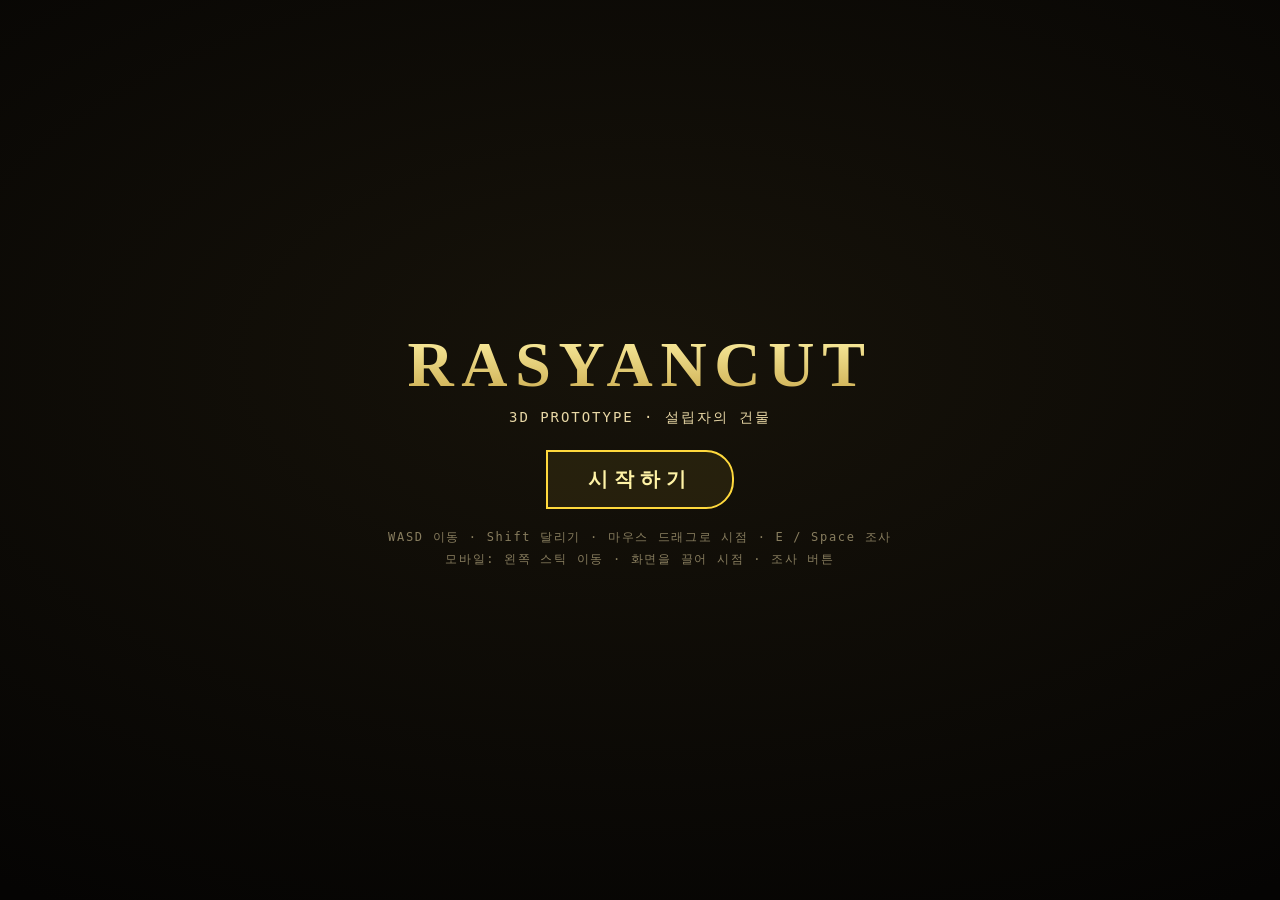
<file: 3d/template.html>
<!doctype html>
<html lang="ko">
<head>
<meta charset="utf-8">
<meta name="viewport" content="width=device-width,initial-scale=1,viewport-fit=cover,user-scalable=no">
<title>라시안컷 3D</title>
<style>
:root{--gold:#c9a94c;--pale:#e9d8a6;--lemon:#fff3a6;--yellow:#ffd93d;--ink:#050403;color-scheme:dark}
*{box-sizing:border-box;-webkit-tap-highlight-color:transparent}
html,body{margin:0;height:100%;background:#000;overflow:hidden;font:16px/1.6 'Nanum Myeongjo','Noto Serif KR','Batang',serif;color:#fff;user-select:none;-webkit-user-select:none}
canvas#c{position:fixed;inset:0;width:100%;height:100%;display:block;touch-action:none}
.mono{font-family:'Share Tech Mono','D2Coding','Consolas',ui-monospace,monospace;letter-spacing:.14em}
#hud{position:fixed;left:14px;top:max(12px,env(safe-area-inset-top,0px));z-index:5;display:flex;flex-direction:column;gap:3px;font-size:12px;color:var(--lemon);text-shadow:0 1px 3px #000;pointer-events:none}
#hud small{font-size:10px;color:rgba(233,216,166,.7)}
#prompt{position:fixed;left:50%;bottom:calc(max(18px,env(safe-area-inset-bottom,0px)) + 150px);translate:-50% 0;z-index:5;padding:7px 16px;border:1px solid var(--gold);background:rgba(8,8,8,.82);color:var(--lemon);font-size:14px;opacity:0;transition:opacity .2s;pointer-events:none;white-space:nowrap}
#prompt.on{opacity:1}
#msg{position:fixed;left:50%;bottom:max(18px,env(safe-area-inset-bottom,0px));translate:-50% 0;width:min(920px,calc(100% - 28px));min-height:128px;padding:18px 24px 20px;z-index:8;background:linear-gradient(180deg,rgba(12,16,40,.94),rgba(6,8,22,.96));border:2px solid var(--pale);border-radius:8px;box-shadow:0 0 0 2px #000,0 18px 60px rgba(0,0,0,.7)}
#msg[hidden],#choice[hidden],#elev[hidden],#quest[hidden],#pad[hidden]{display:none}
#msg b{display:block;font-family:'Share Tech Mono',monospace;font-size:12px;letter-spacing:.2em;color:var(--yellow);margin-bottom:6px;font-weight:400}
#msg p{margin:0;font-size:clamp(16px,1.9vw,22px);line-height:1.85;white-space:pre-line;word-break:keep-all;min-height:3.7em}
#msg i{position:absolute;right:18px;bottom:10px;font-style:normal;color:var(--yellow);opacity:0}
#msg i.on{opacity:1;animation:nd 1s ease-in-out infinite}
@keyframes nd{50%{translate:0 4px}}
#choice{position:fixed;right:max(16px,calc(50% - 450px));bottom:calc(max(18px,env(safe-area-inset-bottom,0px)) + 142px);z-index:9;display:flex;flex-direction:column;min-width:150px;background:rgba(8,10,28,.96);border:2px solid var(--pale);border-radius:6px}
#choice button{padding:10px 24px 10px 34px;text-align:left;font:inherit;font-size:19px;color:#fff;background:none;border:0;position:relative;cursor:pointer}
#choice button.on{background:rgba(255,217,61,.2);color:var(--lemon)}
#choice button.on::before{content:"▶";position:absolute;left:12px;color:var(--yellow);font-size:13px;top:50%;translate:0 -50%}
#fade{position:fixed;inset:0;background:#000;opacity:0;pointer-events:none;transition:opacity .4s ease;z-index:20;display:grid;place-items:center}
#fade.on{opacity:1;pointer-events:auto}
#floor{display:flex;align-items:baseline;gap:6px;color:#ffb84a;text-shadow:0 0 18px rgba(255,184,74,.7);font-family:'Share Tech Mono',monospace}
#floor[hidden]{display:none}
#floor small{font-size:12px;letter-spacing:.3em;color:rgba(255,184,74,.7);margin-right:10px}
#floor b{font-size:clamp(64px,14vw,120px);font-weight:700}
#floor i{font-style:normal;font-size:30px}#floor em{font-style:normal;font-size:26px;margin-left:14px}
#elev{position:fixed;left:50%;top:50%;translate:-50% -50%;z-index:9;width:min(340px,calc(100% - 32px));background:linear-gradient(180deg,#14181d,#0a0d11);border:2px solid #46525f;box-shadow:0 0 0 1px #000,0 24px 70px rgba(0,0,0,.8);padding:14px}
#elev .top{display:flex;justify-content:space-between;align-items:center;padding:8px 12px;margin-bottom:10px;background:#05080b;border:1px solid #2c3640;font-size:11px;color:rgba(255,184,74,.8)}
#elev .top b{font-size:26px;color:#ffb84a;font-weight:700}
#elev button{display:flex;align-items:center;gap:14px;width:100%;padding:11px 14px;margin-top:8px;text-align:left;color:#cfd6de;background:#171c22;border:1px solid #2c3640;font:inherit;cursor:pointer}
#elev button i{font:700 22px 'Share Tech Mono',monospace;font-style:normal;color:#ffb84a;min-width:64px}
#elev button span{flex:1;font-size:17px}
#elev button em{font:10px 'Share Tech Mono',monospace;font-style:normal;letter-spacing:.2em;color:rgba(207,214,222,.5)}
#elev button.cur{border-color:#ffb84a}#elev button.cur em::after{content:" · 현재 층";color:#ffb84a}
#elev button.on{background:rgba(255,184,74,.14);border-color:#ffb84a;color:#fff}
#quest{position:fixed;right:max(16px,env(safe-area-inset-right,0px));top:max(14px,env(safe-area-inset-top,0px));z-index:6;width:min(270px,calc(100% - 32px));padding:12px 16px;background:rgba(6,10,28,.92);border:1px solid var(--gold);box-shadow:0 0 22px rgba(255,217,61,.14);pointer-events:none;animation:qin .7s ease both}
#quest b{font-size:11px;letter-spacing:.3em;color:var(--yellow);font-weight:400}
#quest h4{margin:4px 0;font-size:17px}#quest p{margin:0 0 6px;font-size:13px;line-height:1.5;color:var(--pale)}#quest em{font-style:normal;font-size:10px;letter-spacing:.14em;color:rgba(255,217,61,.7)}
@keyframes qin{from{opacity:0;translate:60px 0}to{opacity:1;translate:0 0}}
#help{position:fixed;left:14px;bottom:max(14px,env(safe-area-inset-bottom,0px));z-index:4;font-size:11px;color:rgba(233,216,166,.65);pointer-events:none;text-shadow:0 1px 3px #000}
#pad{position:fixed;inset:0;z-index:7;pointer-events:none}
#stick{position:absolute;left:max(22px,env(safe-area-inset-left,0px));bottom:calc(max(22px,env(safe-area-inset-bottom,0px)) + 8px);width:132px;height:132px;border-radius:50%;border:2px solid rgba(233,216,166,.5);background:rgba(10,10,10,.35);pointer-events:auto;touch-action:none}
#stick i{position:absolute;left:50%;top:50%;width:54px;height:54px;margin:-27px 0 0 -27px;border-radius:50%;background:rgba(255,217,61,.35);border:2px solid var(--yellow)}
#act{position:absolute;right:max(22px,env(safe-area-inset-right,0px));bottom:calc(max(22px,env(safe-area-inset-bottom,0px)) + 26px);width:92px;height:92px;border-radius:50%;border:2px solid var(--yellow);background:rgba(255,217,61,.18);color:var(--lemon);font:inherit;font-size:20px;pointer-events:auto;touch-action:none}
#start{position:fixed;inset:0;z-index:30;display:grid;place-items:center;background:radial-gradient(90% 70% at 50% 40%,#17130a,#050403);text-align:center}
#start h1{margin:0 0 6px;font:800 clamp(34px,7vw,64px)/1.1 'Cinzel','Nanum Myeongjo',serif;letter-spacing:.12em;background:linear-gradient(180deg,#fff3a6,#c9a94c);-webkit-background-clip:text;background-clip:text;color:transparent}
#start p{margin:0 0 22px;color:var(--pale);font-size:14px}
#start button{padding:14px 40px;font:700 20px 'Nanum Myeongjo',serif;letter-spacing:.3em;color:var(--lemon);background:rgba(255,217,61,.08);border:2px solid var(--yellow);cursor:pointer;border-radius:0 28px 28px 0}
#start button:hover{background:rgba(255,217,61,.2)}
#start small{display:block;margin-top:18px;color:rgba(233,216,166,.55);font-size:12px;line-height:1.8}
#load{position:fixed;left:50%;top:50%;translate:-50% -50%;z-index:31;color:var(--pale);font-size:14px}
</style>
</head>
<body>
<canvas id="c"></canvas>
<div id="hud" class="mono"><span id="hudA">—</span><small>3D PROTOTYPE</small></div>
<div id="prompt" class="mono">E / Space — 조사</div>
<div id="msg" hidden><b id="mName"></b><p id="mTxt"></p><i id="mNext">▼</i></div>
<div id="choice" hidden><button type="button" data-v="1">네</button><button type="button" data-v="0">아니요</button></div>
<div id="elev" hidden role="dialog" aria-label="엘리베이터">
  <div class="top mono"><span>ELEVATOR</span><b id="eNow">100F</b></div>
  <button type="button" data-f="100"><i>100F</i><span>회장실</span><em>CHAIRMAN</em></button>
  <button type="button" data-f="95"><i>95F</i><span>사무층</span><em>OFFICE</em></button>
  <button type="button" data-f="0"><i></i><span style="text-align:center">닫기</span></button>
</div>
<div id="quest" hidden><b class="mono">QUEST</b><h4>카네히라의 질문</h4><p>카네히라가 설립자에게 여쭐 것이 있다.</p><em class="mono">준비 중 · 나중에 진행할 수 있습니다</em></div>
<div id="help" class="mono">WASD 이동 · Shift 달리기 · 마우스 드래그 시점 · E/Space 조사</div>
<div id="pad" hidden><div id="stick"><i></i></div><button id="act" type="button">조사</button></div>
<div id="fade"><div id="floor" hidden></div></div>
<div id="start"><div><h1>RASYANCUT</h1><p class="mono">3D PROTOTYPE · 설립자의 건물</p><button id="go" type="button">시작하기</button><small class="mono">WASD 이동 · Shift 달리기 · 마우스 드래그로 시점 · E / Space 조사<br>모바일: 왼쪽 스틱 이동 · 화면을 끌어 시점 · 조사 버튼</small></div></div>
<div id="load" hidden>불러오는 중…</div>
<script>/*THREE*/</script>
<script>/*GAME*/</script>
</body>
</html>
</file>
